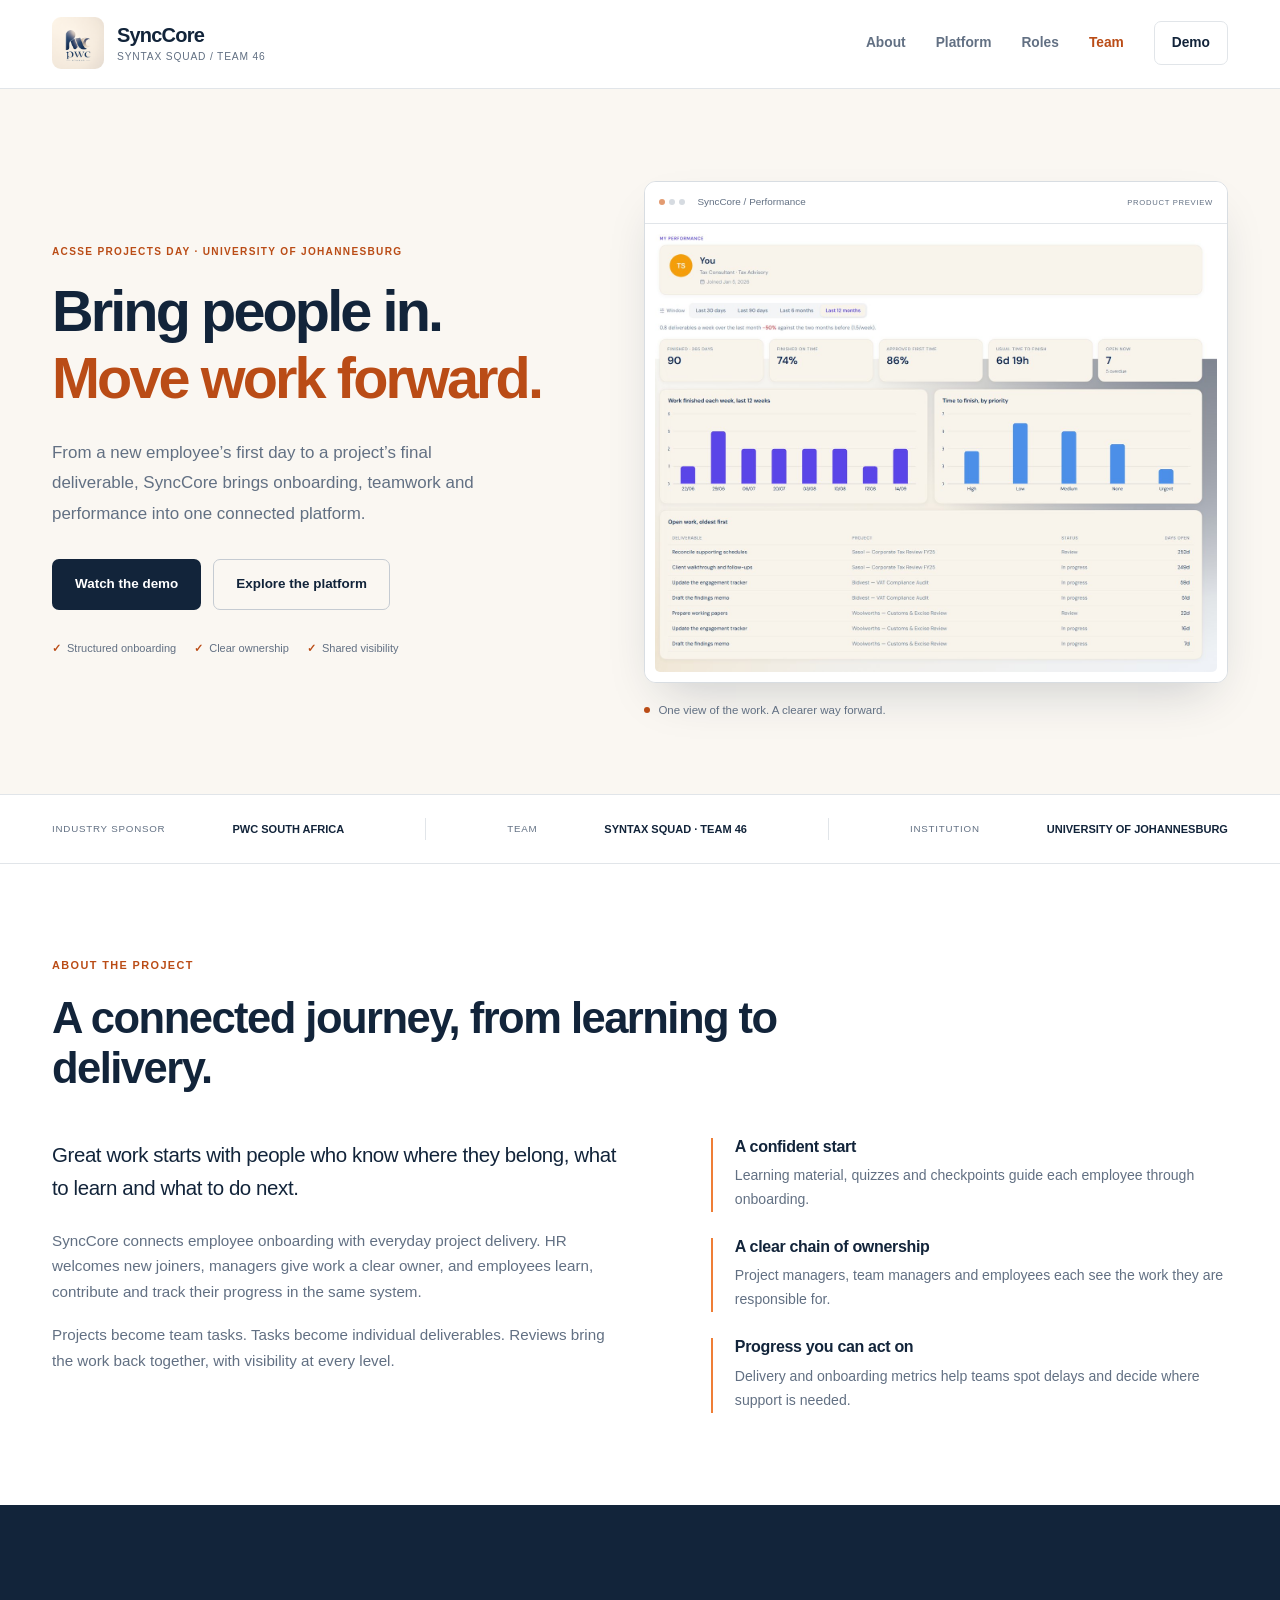
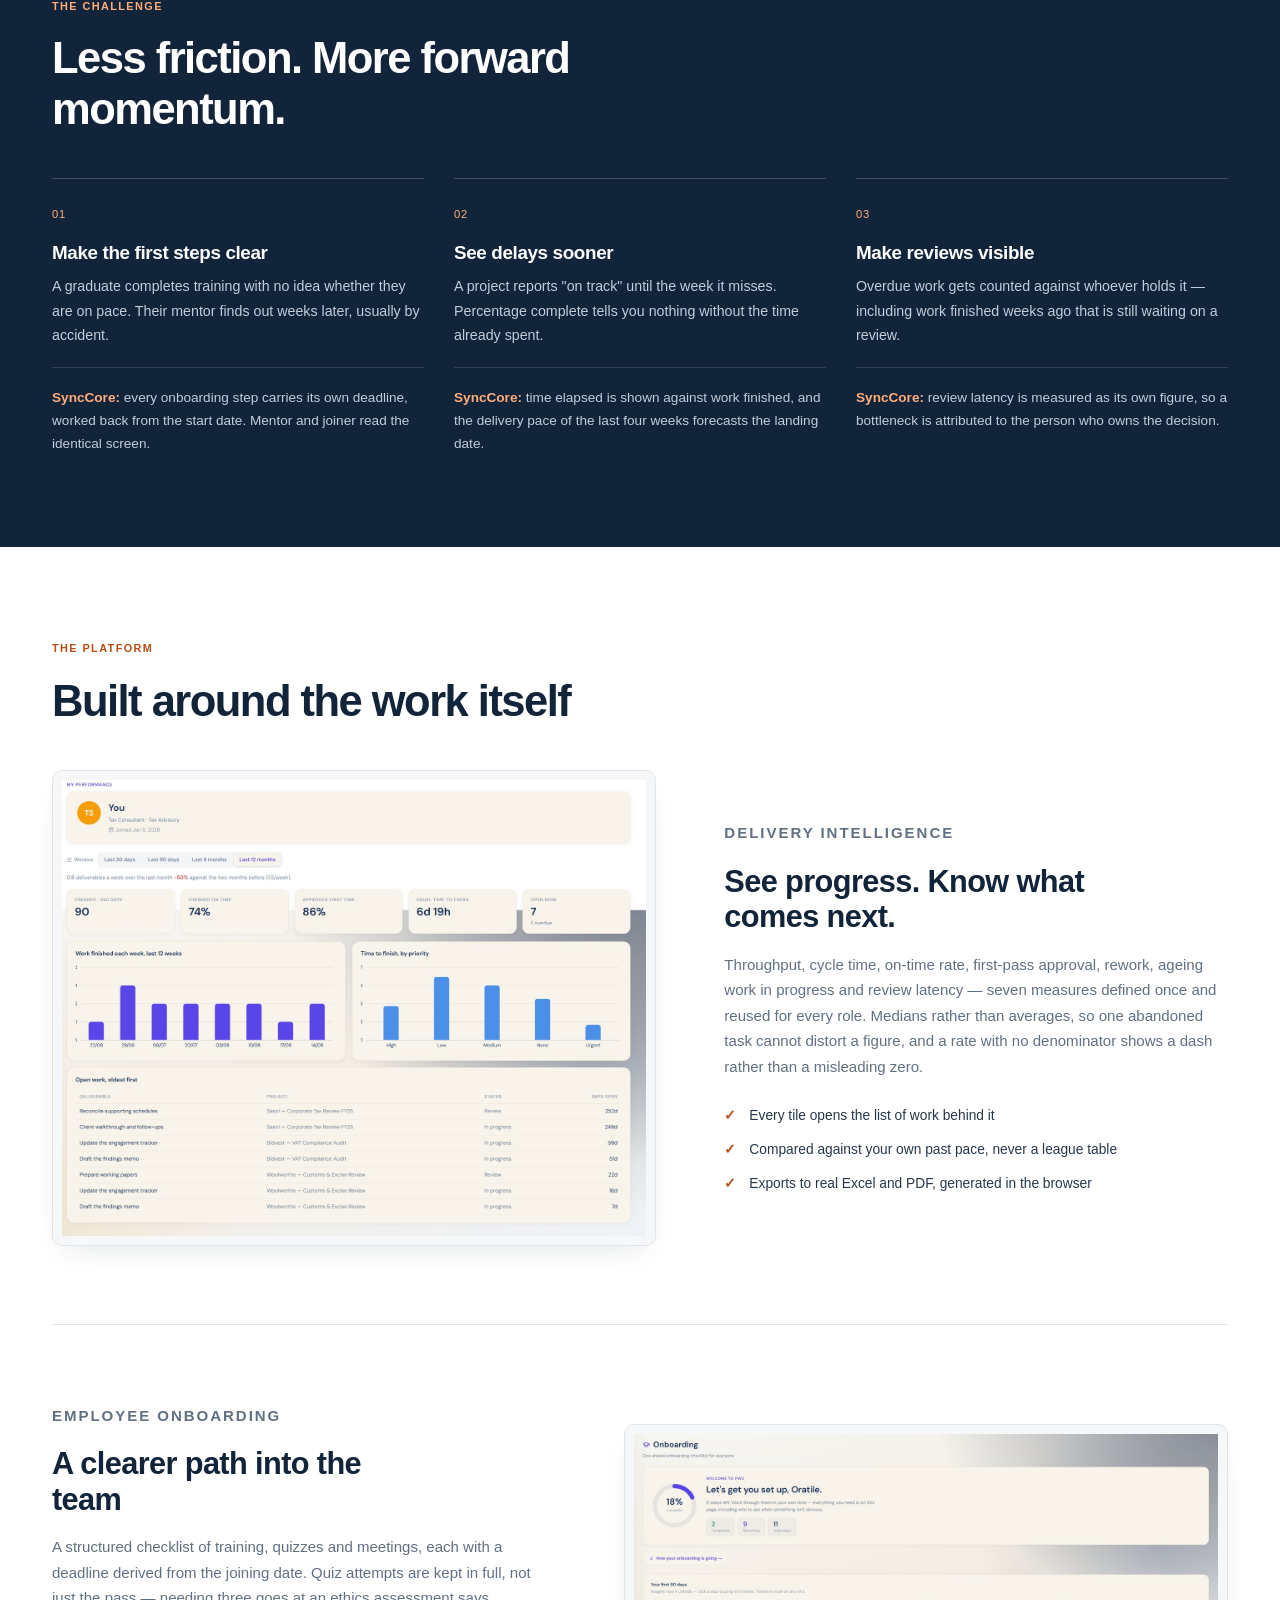
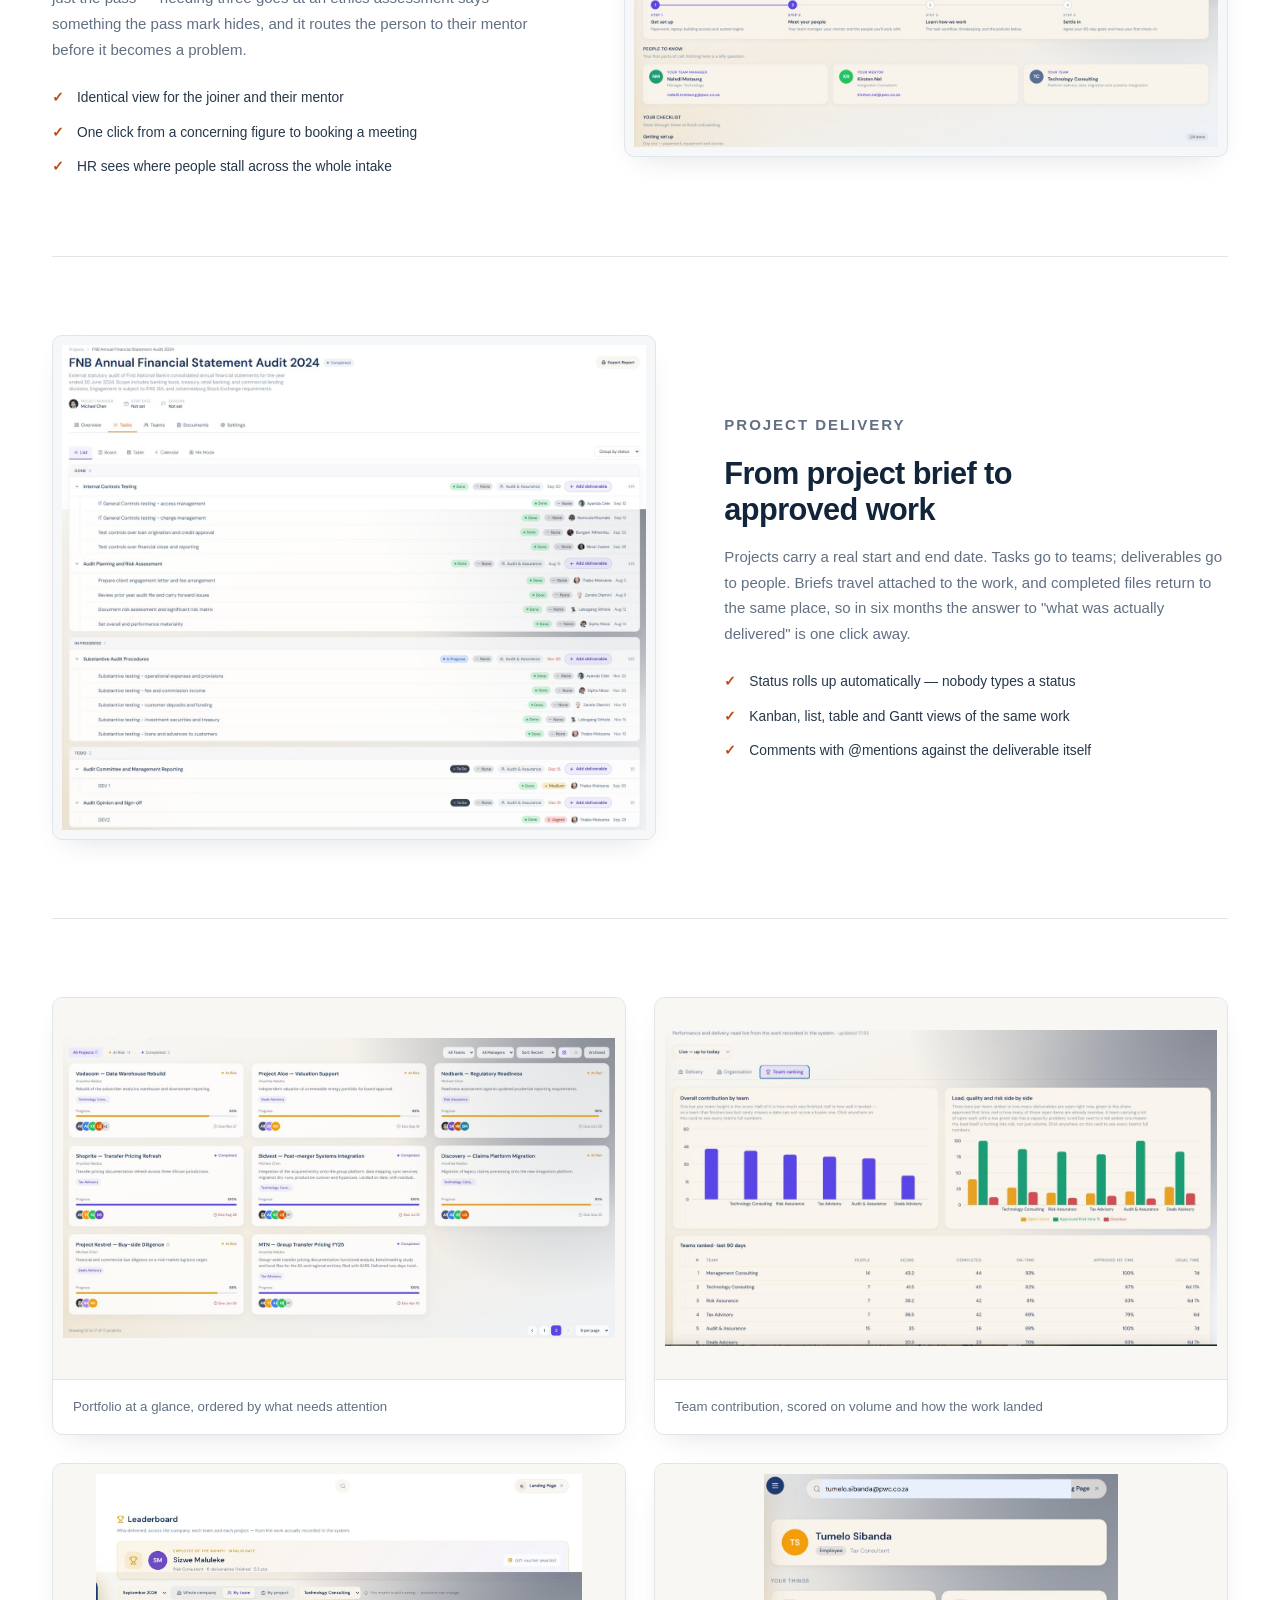
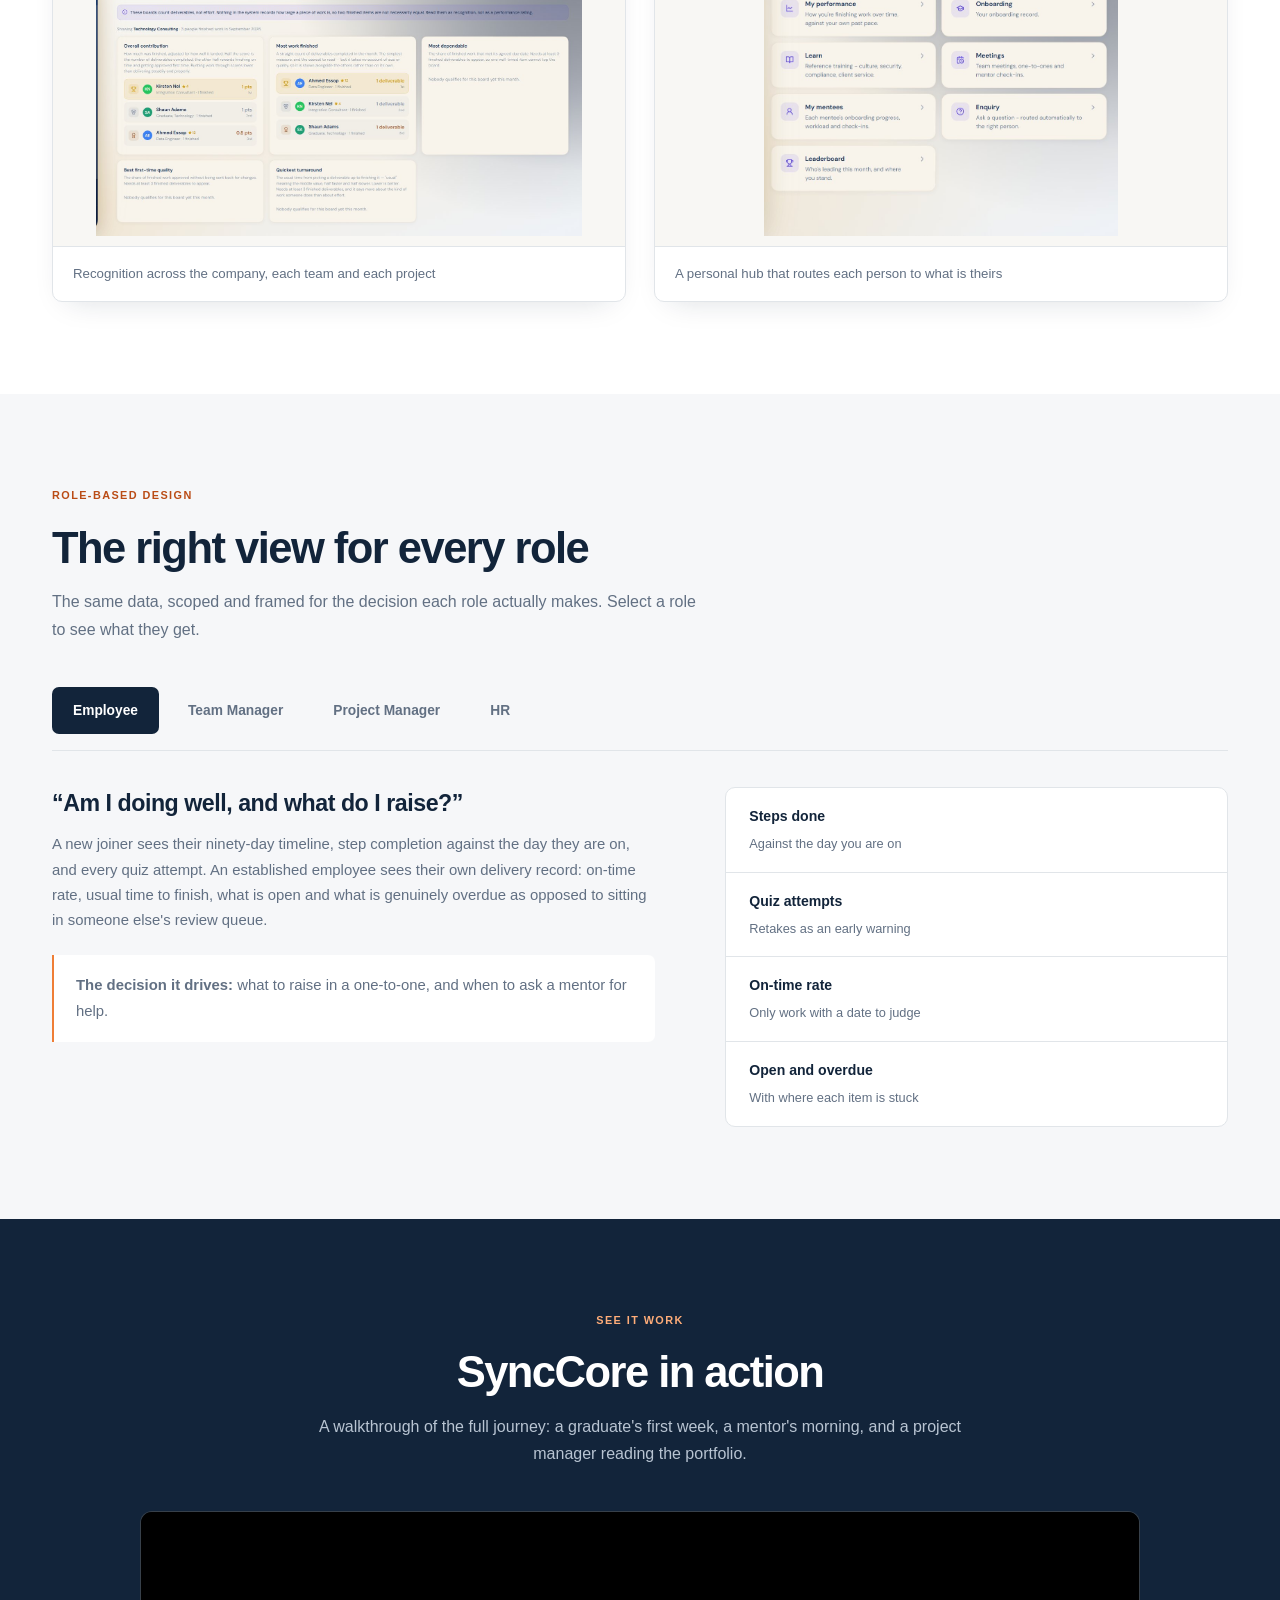
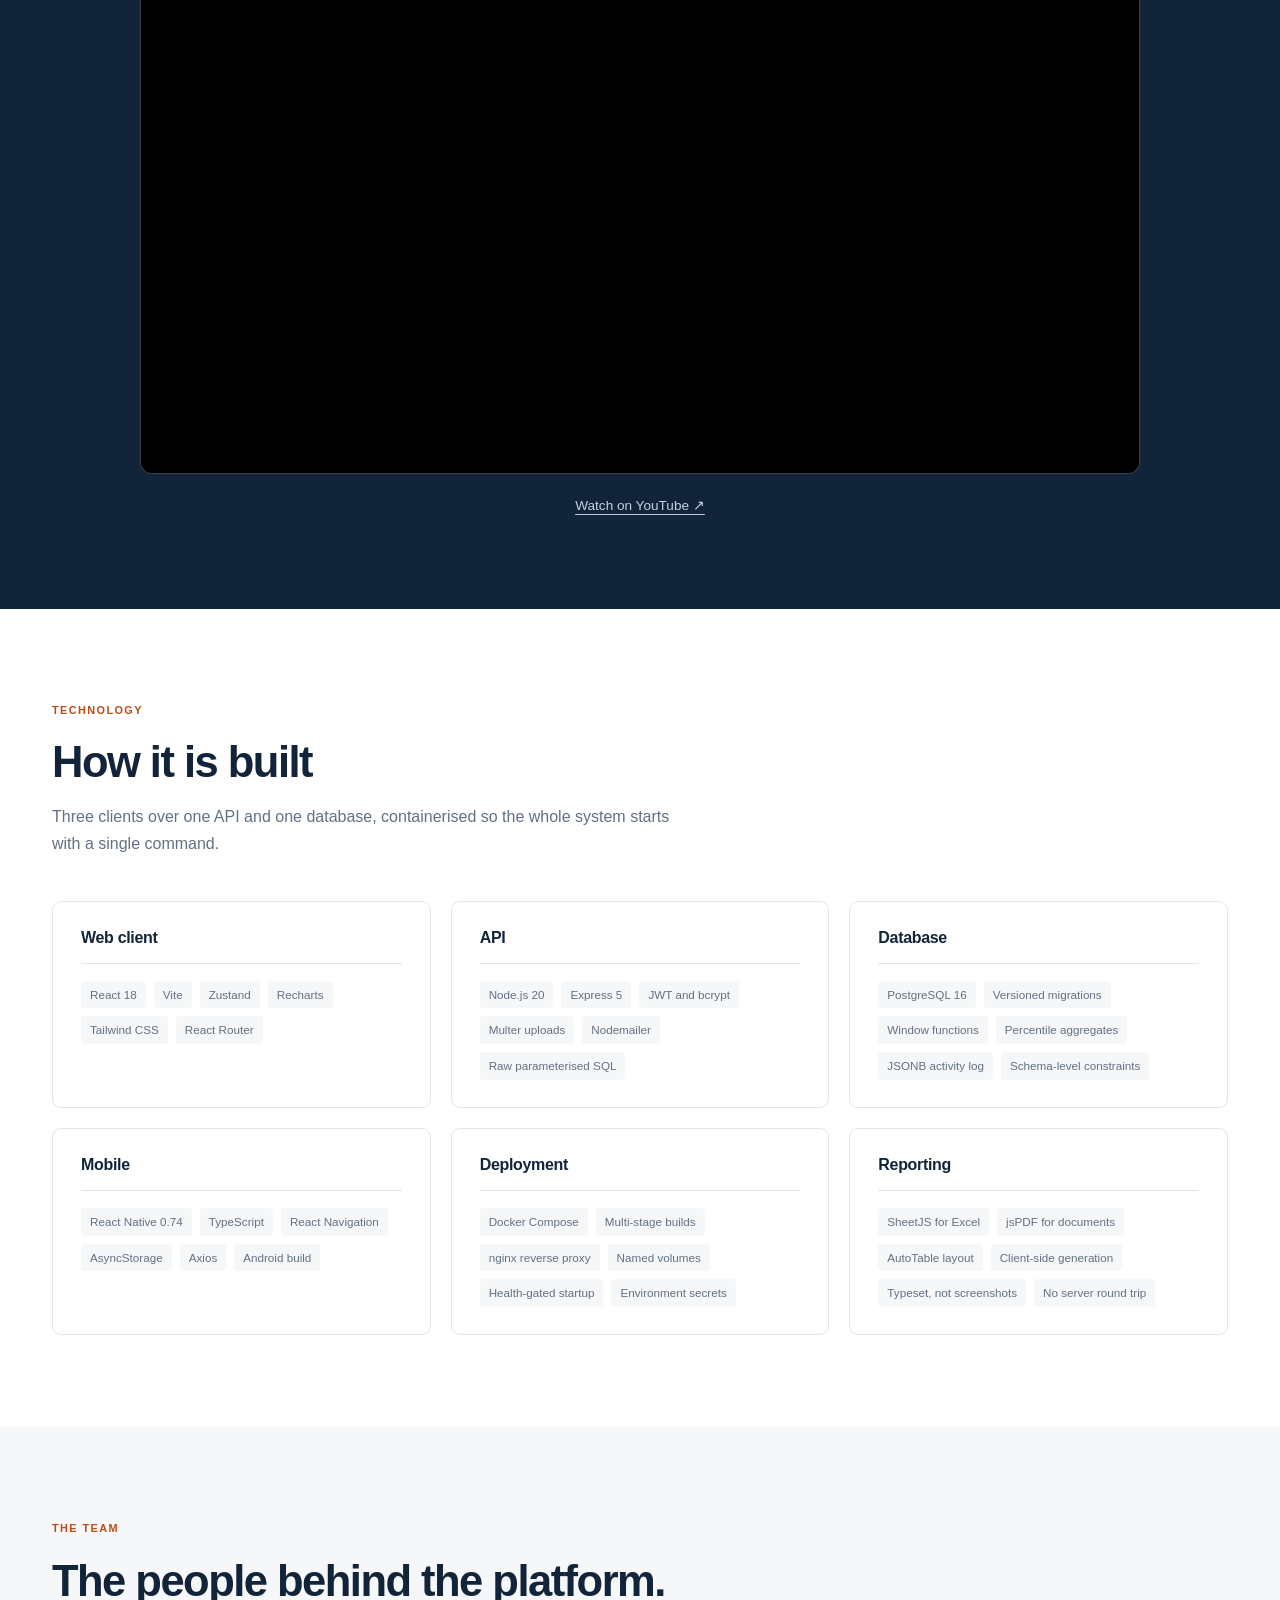
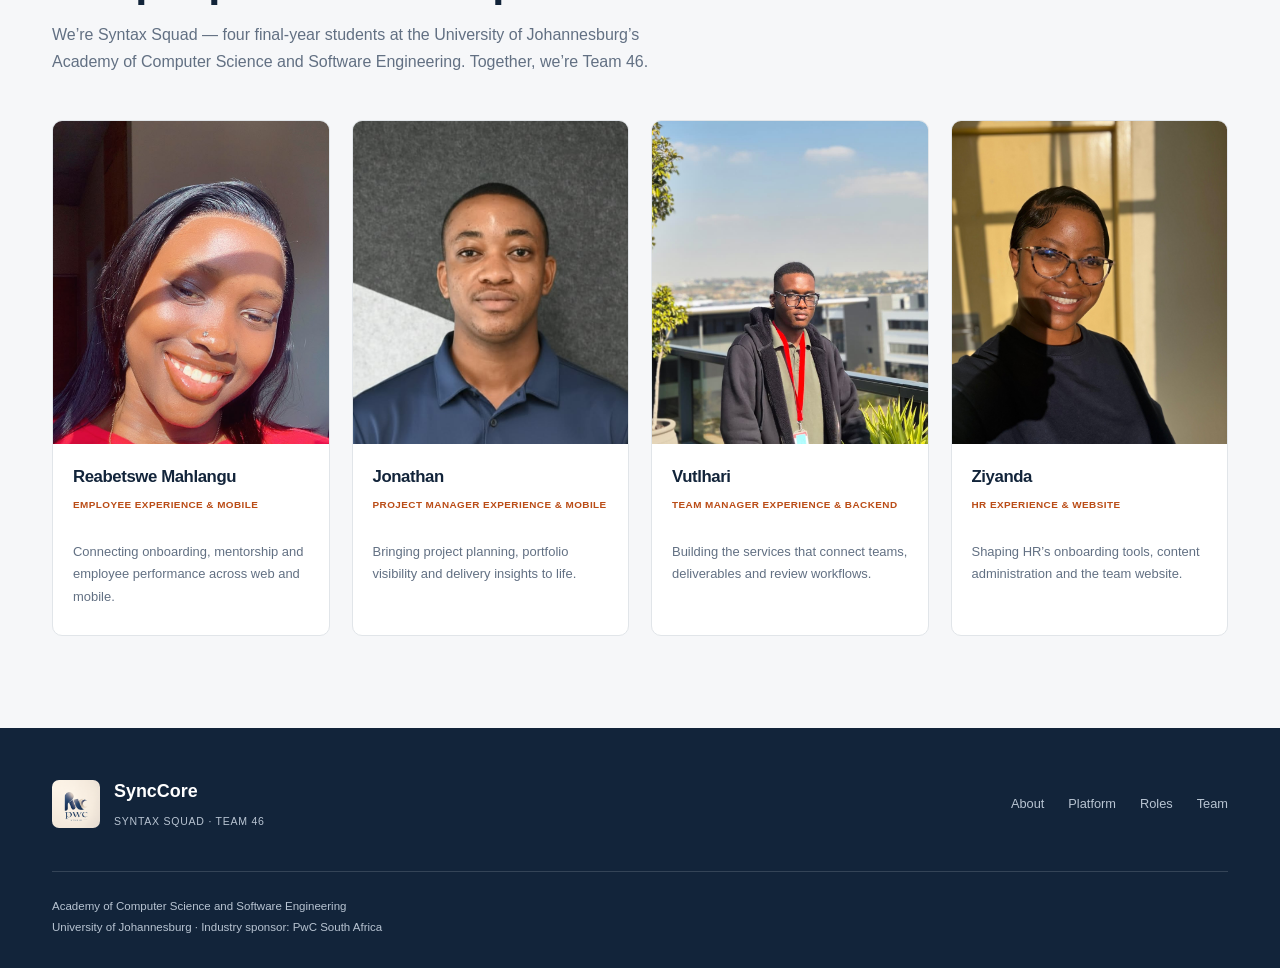
<file: index.html>
<!DOCTYPE html>
<html lang="en">
<head>
<meta charset="UTF-8">
<meta name="viewport" content="width=device-width, initial-scale=1">
<title>SyncCore | Syntax Squad &middot; Team 46</title>
<meta name="description" content="SyncCore is a role-based project delivery and employee onboarding platform built for PwC by Team 46, Academy of Computer Science and Software Engineering, University of Johannesburg.">
<link rel="icon" href="images/logo.png">
<link rel="stylesheet" href="css/style.css">
<meta name="theme-color" content="#12243a">
<noscript><style>.pane[hidden]{display:block}.pane{display:block;margin-top:32px}.tabs{display:none}@media(max-width:800px){.nav{display:flex;position:static;flex-direction:row;flex-wrap:wrap;padding:0;border:0}.header-inner{height:auto;min-height:74px;flex-wrap:wrap;padding-block:12px}.nav-toggle{display:none}}</style></noscript>
</head>
<body>

<a class="skip" href="#main">Skip to content</a>

<!-- Header -->
<header class="site-header" id="top">
  <div class="wrap header-inner">
    <a class="brand" href="#top">
      <img src="images/logo.png" alt="">
      <span class="brand-text"><strong>SyncCore</strong><em>Syntax Squad / Team 46</em></span>
    </a>

    <nav class="nav" id="nav" aria-label="Main">
      <a href="#about">About</a>
      <a href="#features">Platform</a>
      <a href="#roles">Roles</a>
      <a href="#demo">Demo</a>
      <a href="#team">Team</a>
    </nav>

    <button class="nav-toggle" id="navToggle" aria-expanded="false" aria-controls="nav" aria-label="Menu">
      <span></span><span></span><span></span>
    </button>
  </div>
  <div class="scroll-progress" id="scrollProgress"></div>
</header>

<main id="main">

<!-- Hero -->
<section class="hero">
  <div class="wrap hero-grid">
    <div class="hero-copy">
      <p class="eyebrow">ACSSE Projects Day &middot; University of Johannesburg</p>
      <h1>Bring people in.<br><span>Move work forward.</span></h1>
      
      <p class="lead">From a new employee’s first day to a project’s final deliverable, SyncCore brings onboarding, teamwork and performance into one connected platform.</p>
      <div class="hero-actions">
        <a class="btn btn-primary" href="#demo">Watch the demo</a>
        <a class="btn btn-ghost" href="#features">Explore the platform</a>
      </div>
      <div class="hero-points"><span>Structured onboarding</span><span>Clear ownership</span><span>Shared visibility</span></div>
    </div>
    <div class="hero-visual">
      <div class="product-window">
        <div class="window-bar"><span class="window-dots" aria-hidden="true"><i></i><i></i><i></i></span><span>SyncCore / Performance</span><span class="window-label">PRODUCT PREVIEW</span></div>
        <a class="hero-preview" href="#features" aria-label="Explore SyncCore’s performance dashboard"><img src="images/shot-performance.jpg" alt="SyncCore performance dashboard with completion, approval and delivery metrics" width="1400" height="1091" fetchpriority="high"></a>
      </div>
      <p class="visual-caption"><span class="caption-dot" aria-hidden="true"></span>One view of the work. A clearer way forward.</p>
    </div>
  </div>
</section>

<!-- Client strip -->
<section class="strip">
  <div class="wrap strip-inner">
    <span>Industry sponsor</span>
    <strong>PwC South Africa</strong>
    <span class="divider" aria-hidden="true"></span>
    <span>Team</span>
    <strong>Syntax Squad &middot; Team 46</strong>
    <span class="divider" aria-hidden="true"></span>
    <span>Institution</span>
    <strong>University of Johannesburg</strong>
  </div>
</section>

<!-- About -->
<section class="section" id="about">
  <div class="wrap">
    <div class="section-head">
      <p class="eyebrow">About the project</p>
      <h2>A connected journey, from learning to delivery.</h2>
    </div>
    <div class="two-col">
      <div>
        <p class="big">Great work starts with people who know where they belong, what to learn and what to do next.</p>
        <p>SyncCore connects employee onboarding with everyday project delivery. HR welcomes new joiners, managers give work a clear owner, and employees learn, contribute and track their progress in the same system.</p>
        <p>Projects become team tasks. Tasks become individual deliverables. Reviews bring the work back together, with visibility at every level.</p>
      </div>
      <ul class="pillars">
        <li><h3>A confident start</h3><p>Learning material, quizzes and checkpoints guide each employee through onboarding.</p></li>
        <li><h3>A clear chain of ownership</h3><p>Project managers, team managers and employees each see the work they are responsible for.</p></li>
        <li><h3>Progress you can act on</h3><p>Delivery and onboarding metrics help teams spot delays and decide where support is needed.</p></li>
      </ul>
    </div>
  </div>
</section>

<!-- Problem / solution -->
<section class="section section-dark" id="problem">
  <div class="wrap">
    <div class="section-head">
      <p class="eyebrow light">The challenge</p>
      <h2>Less friction. More forward momentum.</h2>
    </div>
    <div class="cards-3">
      <article class="card-dark reveal">
        <span class="num">01</span>
        <h3>Make the first steps clear</h3>
        <p>A graduate completes training with no idea whether they are on pace. Their mentor finds out weeks later, usually by accident.</p>
        <p class="fix"><strong>SyncCore:</strong> every onboarding step carries its own deadline, worked back from the start date. Mentor and joiner read the identical screen.</p>
      </article>
      <article class="card-dark reveal">
        <span class="num">02</span>
        <h3>See delays sooner</h3>
        <p>A project reports "on track" until the week it misses. Percentage complete tells you nothing without the time already spent.</p>
        <p class="fix"><strong>SyncCore:</strong> time elapsed is shown against work finished, and the delivery pace of the last four weeks forecasts the landing date.</p>
      </article>
      <article class="card-dark reveal">
        <span class="num">03</span>
        <h3>Make reviews visible</h3>
        <p>Overdue work gets counted against whoever holds it &mdash; including work finished weeks ago that is still waiting on a review.</p>
        <p class="fix"><strong>SyncCore:</strong> review latency is measured as its own figure, so a bottleneck is attributed to the person who owns the decision.</p>
      </article>
    </div>
  </div>
</section>

<!-- Features -->
<section class="section" id="features">
  <div class="wrap">
    <div class="section-head">
      <p class="eyebrow">The platform</p>
      <h2>Built around the work itself</h2>
    </div>

    <div class="feature alt reveal">
      <div class="feature-copy">
        <p class="kicker">Delivery intelligence</p>
        <h3>See progress. Know what comes next.</h3>
        <p>
          Throughput, cycle time, on-time rate, first-pass approval, rework, ageing work in
          progress and review latency &mdash; seven measures defined once and reused for every
          role. Medians rather than averages, so one abandoned task cannot distort a figure,
          and a rate with no denominator shows a dash rather than a misleading zero.
        </p>
        <ul class="ticks">
          <li>Every tile opens the list of work behind it</li>
          <li>Compared against your own past pace, never a league table</li>
          <li>Exports to real Excel and PDF, generated in the browser</li>
        </ul>
      </div>
      <figure class="feature-shot shot" data-zoom>
        <img src="images/shot-performance.jpg" alt="Performance view with weekly completion chart and time-to-finish by priority" loading="lazy">
      </figure>
    </div>

    <div class="feature reveal">
      <div class="feature-copy">
        <p class="kicker">Employee onboarding</p>
        <h3>A clearer path into the team</h3>
        <p>
          A structured checklist of training, quizzes and meetings, each with a deadline derived
          from the joining date. Quiz attempts are kept in full, not just the pass &mdash; needing
          three goes at an ethics assessment says something the pass mark hides, and it routes
          the person to their mentor before it becomes a problem.
        </p>
        <ul class="ticks">
          <li>Identical view for the joiner and their mentor</li>
          <li>One click from a concerning figure to booking a meeting</li>
          <li>HR sees where people stall across the whole intake</li>
        </ul>
      </div>
      <figure class="feature-shot shot" data-zoom>
        <img src="images/shot-onboarding.jpg" alt="Onboarding page showing completion percentage, the first ninety days timeline, and the team manager, mentor and team to contact" loading="lazy">
      </figure>
    </div>

    <div class="feature alt reveal">
      <div class="feature-copy">
        <p class="kicker">Project delivery</p>
        <h3>From project brief to approved work</h3>
        <p>
          Projects carry a real start and end date. Tasks go to teams; deliverables go to people.
          Briefs travel attached to the work, and completed files return to the same place, so in
          six months the answer to "what was actually delivered" is one click away.
        </p>
        <ul class="ticks">
          <li>Status rolls up automatically &mdash; nobody types a status</li>
          <li>Kanban, list, table and Gantt views of the same work</li>
          <li>Comments with @mentions against the deliverable itself</li>
        </ul>
      </div>
      <figure class="feature-shot shot" data-zoom>
        <img src="images/shot-project-detail.jpg" alt="Project detail page with task board and progress" loading="lazy">
      </figure>
    </div>

    <div class="grid-shots">
      <figure class="shot reveal" data-zoom>
        <img src="images/shot-projects.jpg" alt="Projects overview grid" loading="lazy">
        <figcaption>Portfolio at a glance, ordered by what needs attention</figcaption>
      </figure>
      <figure class="shot reveal" data-zoom>
        <img src="images/shot-ranking.jpg" alt="Team contribution and quality charts" loading="lazy">
        <figcaption>Team contribution, scored on volume and how the work landed</figcaption>
      </figure>
      <figure class="shot reveal" data-zoom>
        <img src="images/shot-leaderboard.jpg" alt="Recognition leaderboard" loading="lazy">
        <figcaption>Recognition across the company, each team and each project</figcaption>
      </figure>
      <figure class="shot reveal" data-zoom>
        <img src="images/shot-hub.jpg" alt="Personal hub with onboarding, mentoring and performance tiles" loading="lazy">
        <figcaption>A personal hub that routes each person to what is theirs</figcaption>
      </figure>
    </div>
  </div>
</section>

<!-- Roles -->
<section class="section section-tint" id="roles">
  <div class="wrap">
    <div class="section-head">
      <p class="eyebrow">Role-based design</p>
      <h2>The right view for every role</h2>
      <p class="section-sub">
        The same data, scoped and framed for the decision each role actually makes.
        Select a role to see what they get.
      </p>
    </div>

    <div class="tabs" role="tablist" aria-label="Roles">
      <button class="tab is-active" role="tab" aria-selected="true"  aria-controls="pane-emp" id="tab-emp">Employee</button>
      <button class="tab" role="tab" aria-selected="false" aria-controls="pane-tm"  id="tab-tm">Team Manager</button>
      <button class="tab" role="tab" aria-selected="false" aria-controls="pane-pm"  id="tab-pm">Project Manager</button>
      <button class="tab" role="tab" aria-selected="false" aria-controls="pane-hr"  id="tab-hr">HR</button>
    </div>

    <div class="pane is-active" id="pane-emp" role="tabpanel" aria-labelledby="tab-emp">
      <div class="pane-grid">
        <div>
          <h3>&ldquo;Am I doing well, and what do I raise?&rdquo;</h3>
          <p>
            A new joiner sees their ninety-day timeline, step completion against the day they are
            on, and every quiz attempt. An established employee sees their own delivery record:
            on-time rate, usual time to finish, what is open and what is genuinely overdue as
            opposed to sitting in someone else's review queue.
          </p>
          <p class="decision"><strong>The decision it drives:</strong> what to raise in a one-to-one, and when to ask a mentor for help.</p>
        </div>
        <ul class="metric-list">
          <li><span>Steps done</span><em>Against the day you are on</em></li>
          <li><span>Quiz attempts</span><em>Retakes as an early warning</em></li>
          <li><span>On-time rate</span><em>Only work with a date to judge</em></li>
          <li><span>Open and overdue</span><em>With where each item is stuck</em></li>
        </ul>
      </div>
    </div>

    <div class="pane" id="pane-tm" role="tabpanel" aria-labelledby="tab-tm" hidden>
      <div class="pane-grid">
        <div>
          <h3>&ldquo;Who needs support, and am I the bottleneck?&rdquo;</h3>
          <p>
            Load across every team member, work that has started but stopped moving, rework
            hotspots framed as a coaching signal rather than a blame list, and the deadline
            cliff for the next fortnight. Including the figure managers never measure: how long
            work waits on their own review.
          </p>
          <p class="decision"><strong>The decision it drives:</strong> who to rebalance, who needs help, and what to approve first.</p>
        </div>
        <ul class="metric-list">
          <li><span>Load by person</span><em>Open against overdue, side by side</em></li>
          <li><span>Stalled work</span><em>Started, untouched, still rescuable</em></li>
          <li><span>Rework hotspots</span><em>Sent back most often</em></li>
          <li><span>Review latency</span><em>Time waiting on the manager</em></li>
        </ul>
      </div>
    </div>

    <div class="pane" id="pane-pm" role="tabpanel" aria-labelledby="tab-pm" hidden>
      <div class="pane-grid">
        <div>
          <h3>&ldquo;Will this land, and do I need more people?&rdquo;</h3>
          <p>
            Projects past their deadline first, because that is the only thing that cannot wait.
            Then time elapsed against work finished for every project with real dates, a forecast
            landing date from the pace of the last four weeks, and team contribution scored on
            both volume and how cleanly the work landed.
          </p>
          <p class="decision"><strong>The decision it drives:</strong> which client conversation to have this morning, and where to place the next piece of work.</p>
        </div>
        <ul class="metric-list">
          <li><span>Projects at risk</span><em>Past due, stalled, or forecast late</em></li>
          <li><span>Time used vs work done</span><em>Two facts, not an opinion</em></li>
          <li><span>Sent back for changes</span><em>A signal about the brief</em></li>
          <li><span>Team ranking</span><em>Half volume, half quality</em></li>
        </ul>
      </div>
    </div>

    <div class="pane" id="pane-hr" role="tabpanel" aria-labelledby="tab-hr" hidden>
      <div class="pane-grid">
        <div>
          <h3>&ldquo;Is onboarding working, and where does it fail?&rdquo;</h3>
          <p>
            The onboarding funnel across the whole intake with the median days to completion,
            and crucially the step people stall at &mdash; a step with a queue behind it is a
            content problem, not a people problem. Plus quiz pass rates, mentorship coverage,
            and enquiry response times by department.
          </p>
          <p class="decision"><strong>The decision it drives:</strong> what to fix in the programme, and which capability gap to hire against.</p>
        </div>
        <ul class="metric-list">
          <li><span>Where onboarding stalls</span><em>The first incomplete step per person</em></li>
          <li><span>Attempts per pass</span><em>Low pass rates are content problems</em></li>
          <li><span>Mentorship coverage</span><em>Meetings held against proposed</em></li>
          <li><span>Quality by tenure</span><em>Does the programme actually work</em></li>
        </ul>
      </div>
    </div>
  </div>
</section>

<!-- Demo -->
<section class="section section-dark" id="demo">
  <div class="wrap">
    <div class="section-head">
      <p class="eyebrow light">See it work</p>
      <h2>SyncCore in action</h2>
      <p class="section-sub light">
        A walkthrough of the full journey: a graduate's first week, a mentor's morning,
        and a project manager reading the portfolio.
      </p>
    </div>

    <!-- YouTube demonstration -->
    <div class="video-frame">
      <iframe src="https://www.youtube-nocookie.com/embed/UiQXlZpRtoY"
              title="SyncCore project demonstration"
              width="1280" height="720" loading="lazy"
              allow="accelerometer; autoplay; clipboard-write; encrypted-media; gyroscope; picture-in-picture; web-share"
              referrerpolicy="strict-origin-when-cross-origin" allowfullscreen></iframe>
    </div>
    <p class="demo-link"><a href="https://youtu.be/UiQXlZpRtoY" target="_blank" rel="noopener noreferrer">Watch on YouTube ↗</a></p>
  </div>
</section>

<!-- Tech -->
<section class="section" id="tech">
  <div class="wrap">
    <div class="section-head">
      <p class="eyebrow">Technology</p>
      <h2>How it is built</h2>
      <p class="section-sub">
        Three clients over one API and one database, containerised so the whole system
        starts with a single command.
      </p>
    </div>

    <div class="tech-grid">
      <article class="tech-card reveal">
        <h3>Web client</h3>
        <ul>
          <li>React 18</li>
          <li>Vite</li>
          <li>Zustand</li>
          <li>Recharts</li>
          <li>Tailwind CSS</li>
          <li>React Router</li>
        </ul>
      </article>
      <article class="tech-card reveal">
        <h3>API</h3>
        <ul>
          <li>Node.js 20</li>
          <li>Express 5</li>
          <li>JWT and bcrypt</li>
          <li>Multer uploads</li>
          <li>Nodemailer</li>
          <li>Raw parameterised SQL</li>
        </ul>
      </article>
      <article class="tech-card reveal">
        <h3>Database</h3>
        <ul>
          <li>PostgreSQL 16</li>
          <li>Versioned migrations</li>
          <li>Window functions</li>
          <li>Percentile aggregates</li>
          <li>JSONB activity log</li>
          <li>Schema-level constraints</li>
        </ul>
      </article>
      <article class="tech-card reveal">
        <h3>Mobile</h3>
        <ul>
          <li>React Native 0.74</li>
          <li>TypeScript</li>
          <li>React Navigation</li>
          <li>AsyncStorage</li>
          <li>Axios</li>
          <li>Android build</li>
        </ul>
      </article>
      <article class="tech-card reveal">
        <h3>Deployment</h3>
        <ul>
          <li>Docker Compose</li>
          <li>Multi-stage builds</li>
          <li>nginx reverse proxy</li>
          <li>Named volumes</li>
          <li>Health-gated startup</li>
          <li>Environment secrets</li>
        </ul>
      </article>
      <article class="tech-card reveal">
        <h3>Reporting</h3>
        <ul>
          <li>SheetJS for Excel</li>
          <li>jsPDF for documents</li>
          <li>AutoTable layout</li>
          <li>Client-side generation</li>
          <li>Typeset, not screenshots</li>
          <li>No server round trip</li>
        </ul>
      </article>
    </div>


  </div>
</section>

<!-- Team -->
<section class="section section-tint" id="team">
  <div class="wrap">
    <div class="section-head">
      <p class="eyebrow">The team</p>
      <h2>The people behind the platform.</h2>
      <p class="section-sub">
        We’re Syntax Squad — four final-year students at the University of Johannesburg’s
        Academy of Computer Science and Software Engineering. Together, we’re Team 46.
      </p>
    </div>

    <div class="team-grid">
      <article class="member reveal">
        <div class="member-photo"><img src="images/reabetswe.jpeg" alt="Reabetswe — Syntax Squad team member" loading="lazy"></div>
        <div class="member-info">
        <h3>Reabetswe Mahlangu</h3>
        <p class="role">Employee Experience &amp; Mobile</p>
        <p class="blurb">Connecting onboarding, mentorship and employee performance across web and mobile.</p>
        </div>
      </article>
      <article class="member reveal">
        <div class="member-photo"><img src="images/jonathan.jpeg" alt="Jonathan — Syntax Squad team member" loading="lazy"></div>
        <div class="member-info">
        <h3>Jonathan</h3>
        <p class="role">Project Manager Experience &amp; Mobile</p>
        <p class="blurb">Bringing project planning, portfolio visibility and delivery insights to life.</p>
        </div>
      </article>
      <article class="member reveal">
        <div class="member-photo"><img src="images/vutlhari.jpeg" alt="Vutlhari — Syntax Squad team member" loading="lazy"></div>
        <div class="member-info">
        <h3>Vutlhari</h3>
        <p class="role">Team Manager Experience &amp; Backend</p>
        <p class="blurb">Building the services that connect teams, deliverables and review workflows.</p>
        </div>
      </article>
      <article class="member reveal">
        <div class="member-photo"><img src="images/ziyanda.jpeg" alt="Ziyanda — Syntax Squad team member" loading="lazy"></div>
        <div class="member-info">
        <h3>Ziyanda</h3>
        <p class="role">HR Experience &amp; Website</p>
        <p class="blurb">Shaping HR’s onboarding tools, content administration and the team website.</p>
        </div>
      </article>
    </div>
  </div>
</section>

</main>

<footer class="site-footer">
  <div class="wrap footer-inner">
    <div class="footer-brand">
      <img src="images/logo.png" alt="">
      <div>
        <strong>SyncCore</strong>
        <span>Syntax Squad &middot; Team 46</span>
      </div>
    </div>
    <nav class="footer-nav" aria-label="Footer">
      <a href="#about">About</a>
      <a href="#features">Platform</a>
      <a href="#roles">Roles</a>
      <a href="#team">Team</a>
    </nav>
    <p class="footer-legal">
      Academy of Computer Science and Software Engineering<br>
      University of Johannesburg &middot; Industry sponsor: PwC South Africa
    </p>
  </div>
</footer>

<!-- Lightbox -->
<div class="lightbox" id="lightbox" role="dialog" aria-modal="true" aria-label="Product screenshot" hidden>
  <button class="lb-close" id="lbClose" aria-label="Close">&times;</button>
  <img id="lbImg" alt="">
</div>

<button class="to-top" id="toTop" aria-label="Back to top">&uarr;</button>

<script src="js/main.js"></script>
</body>
</html>
</file>
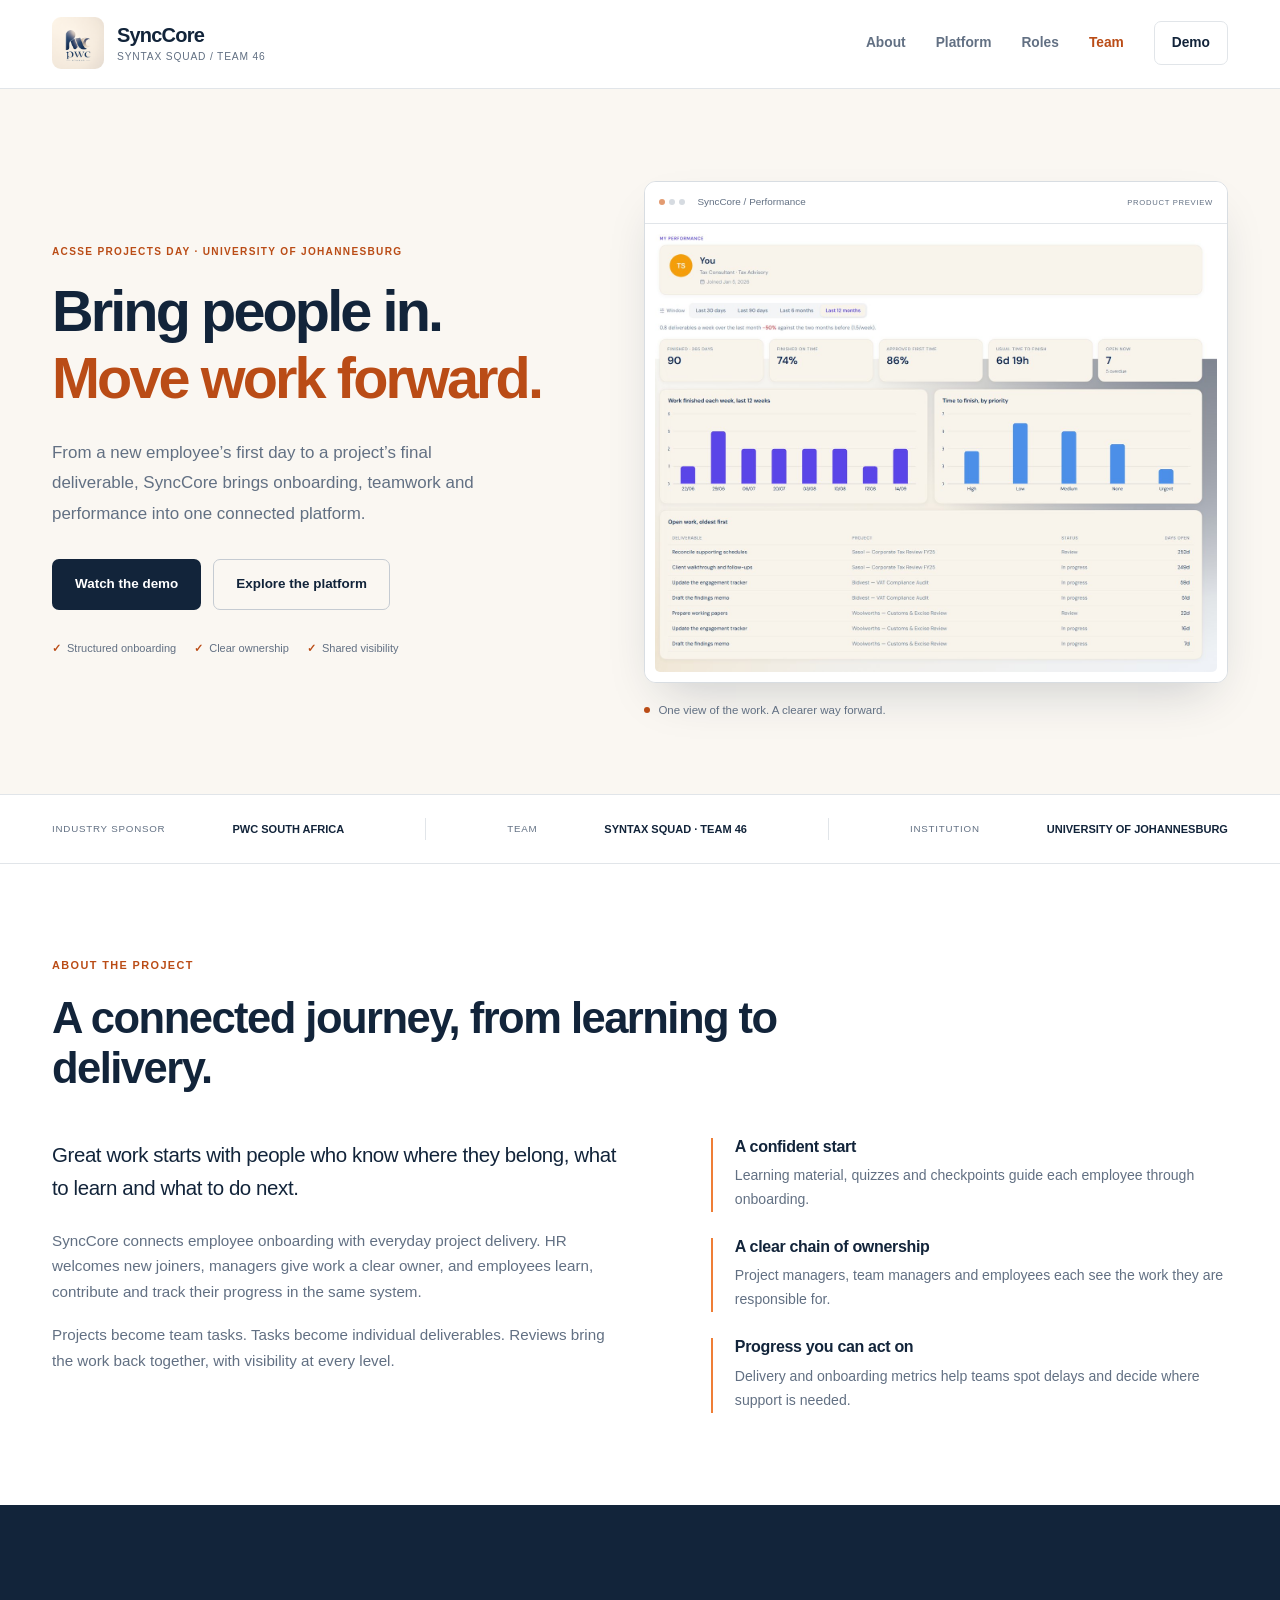
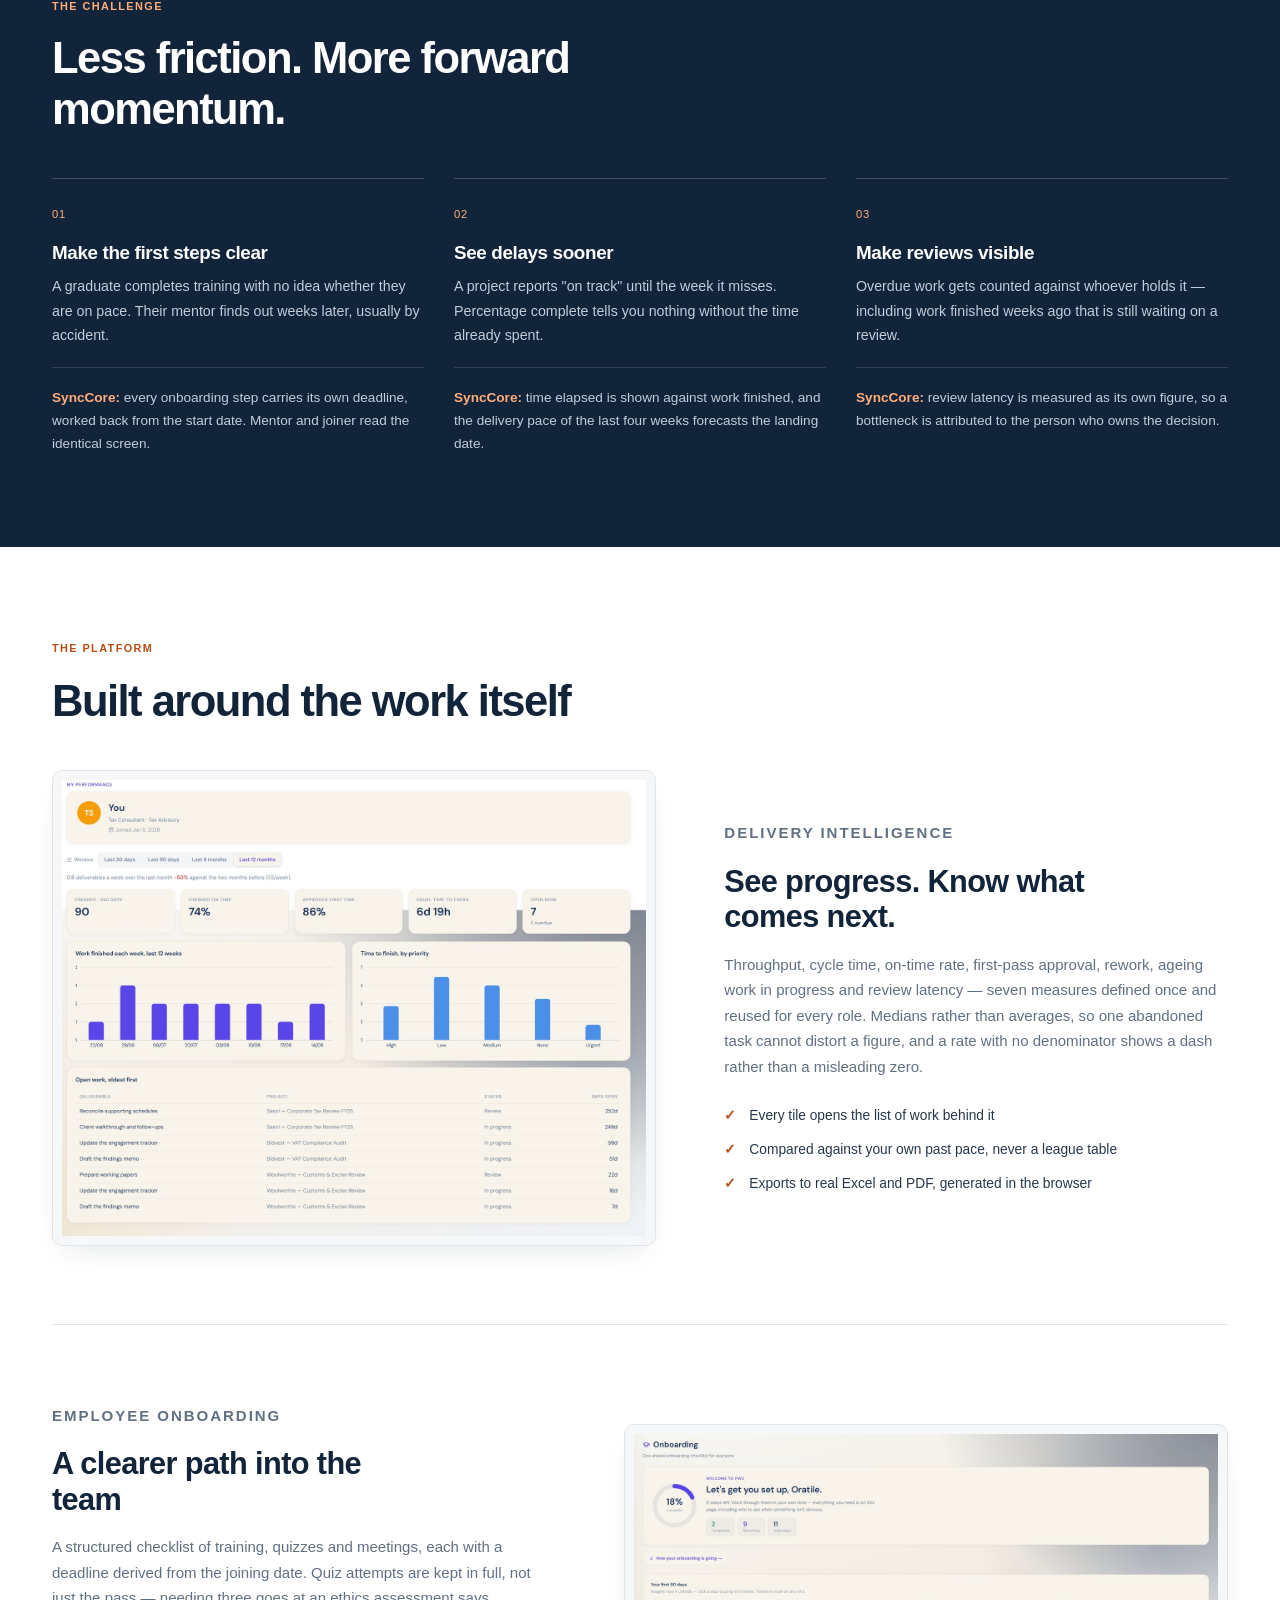
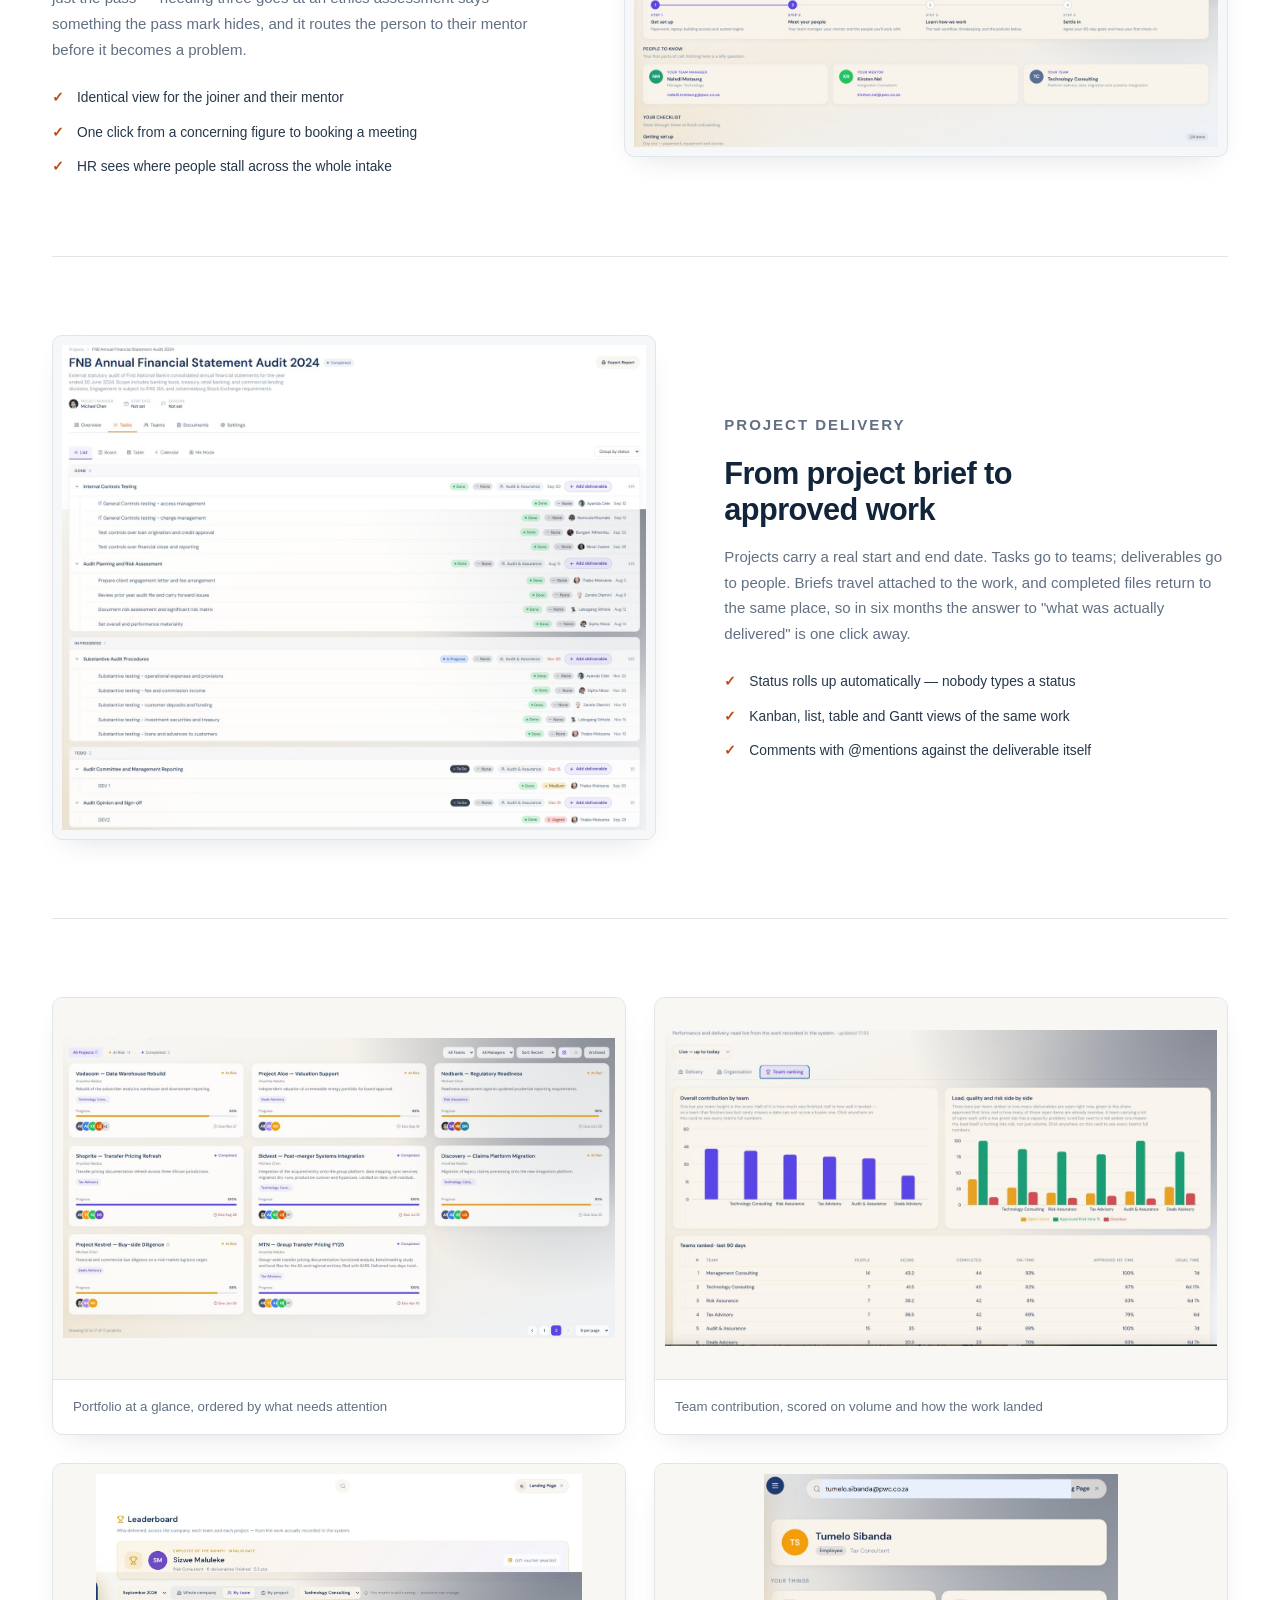
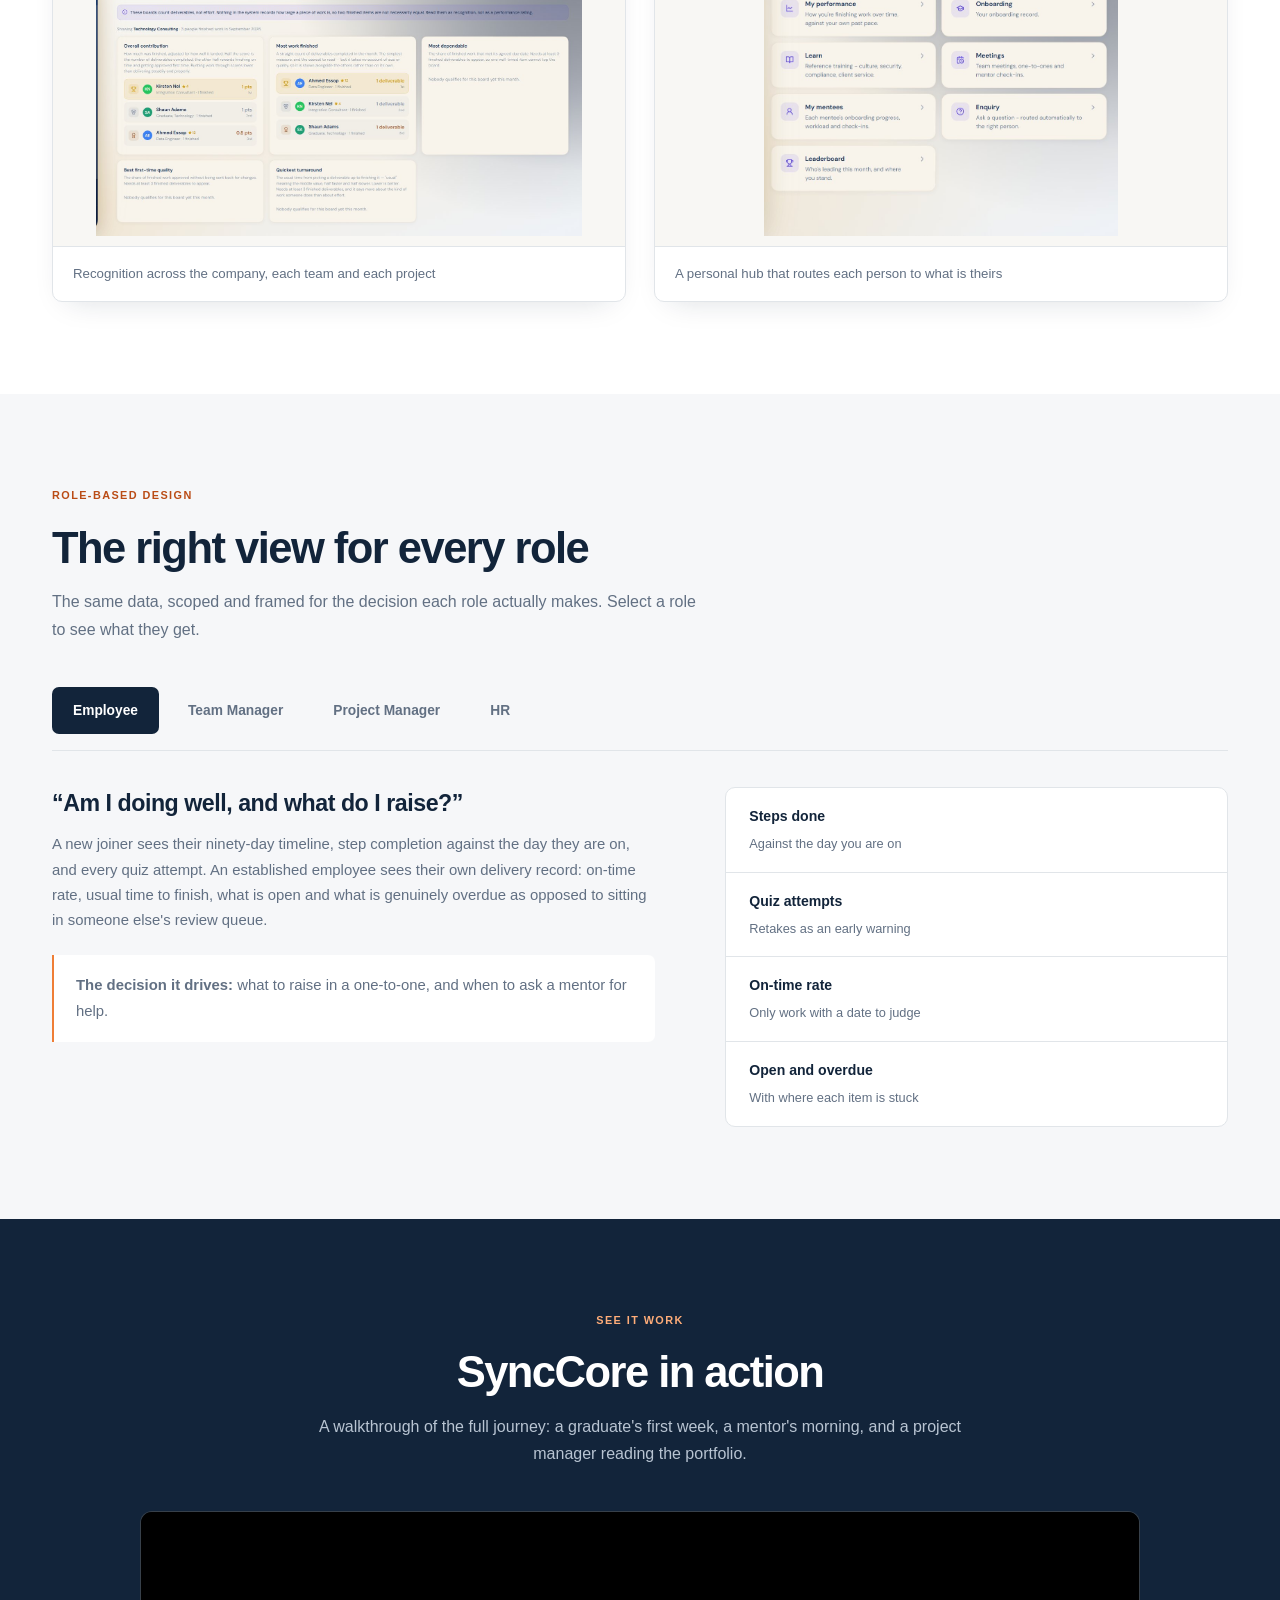
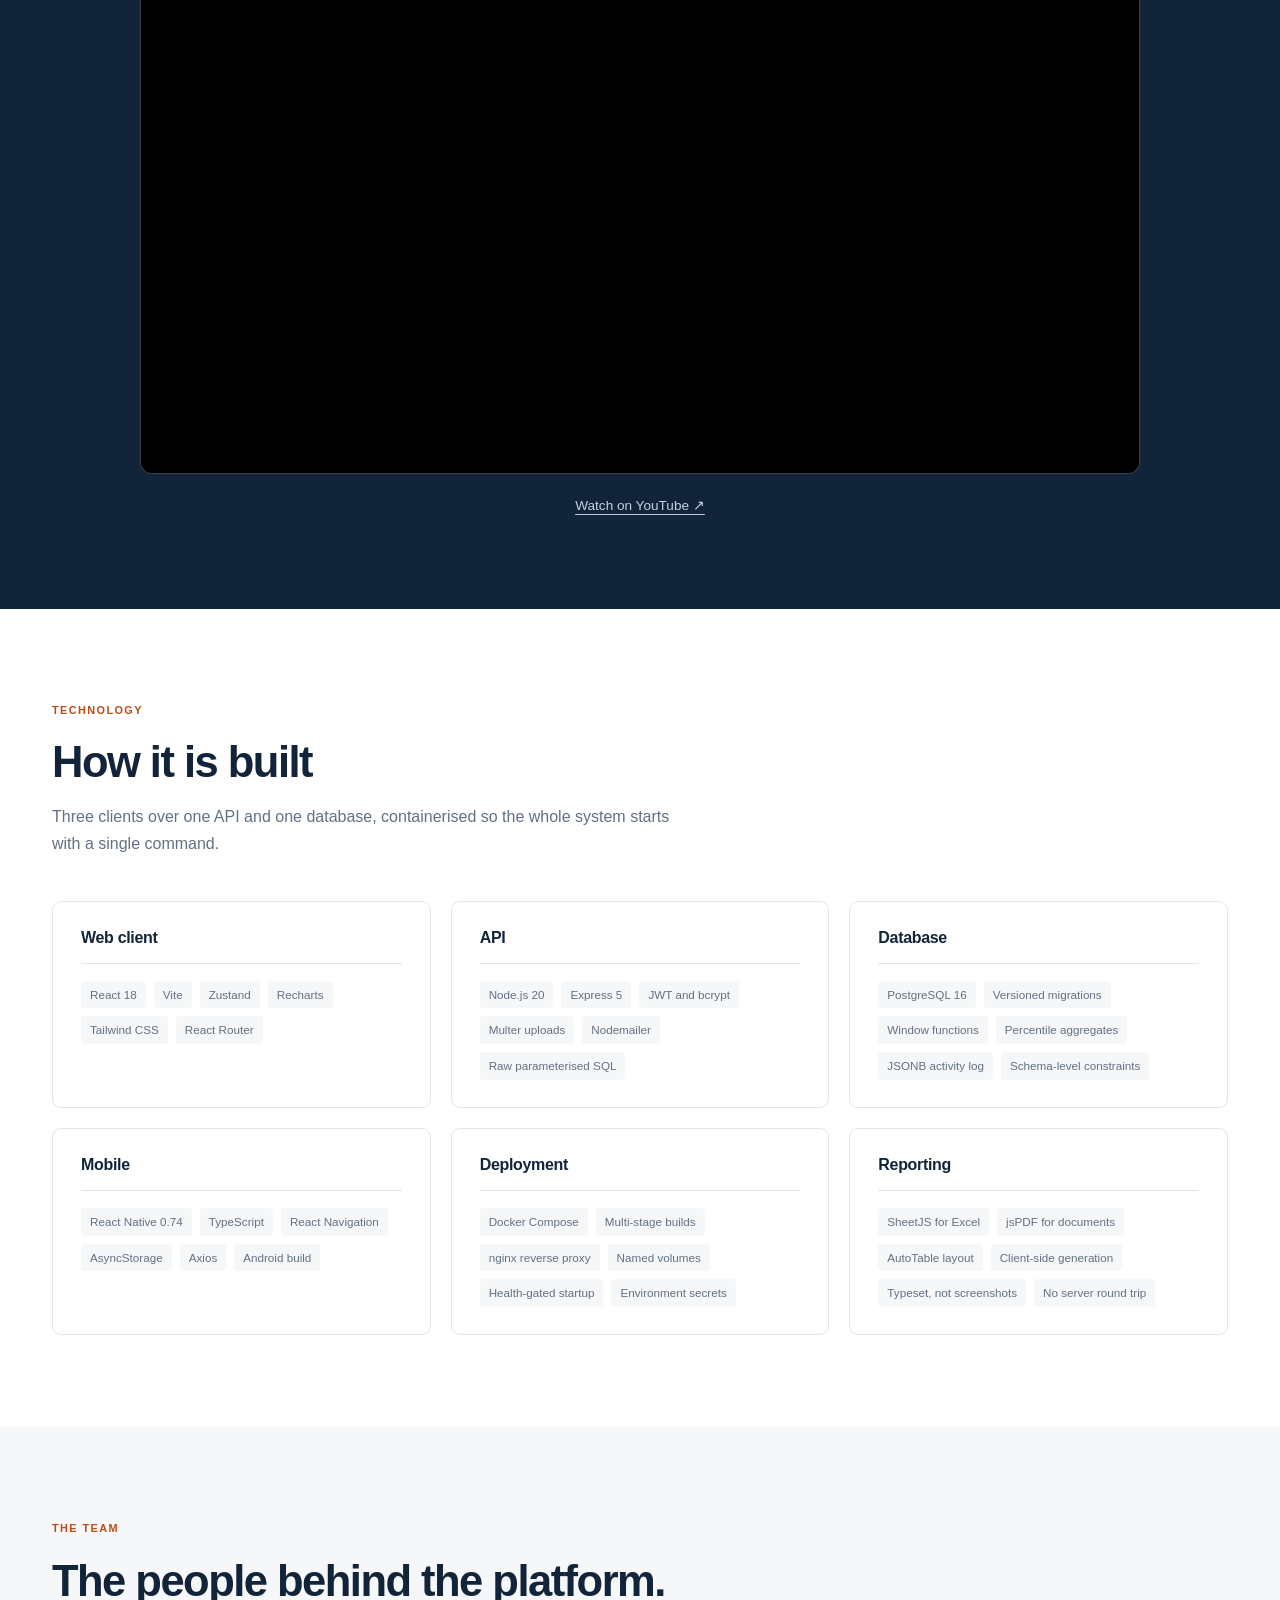
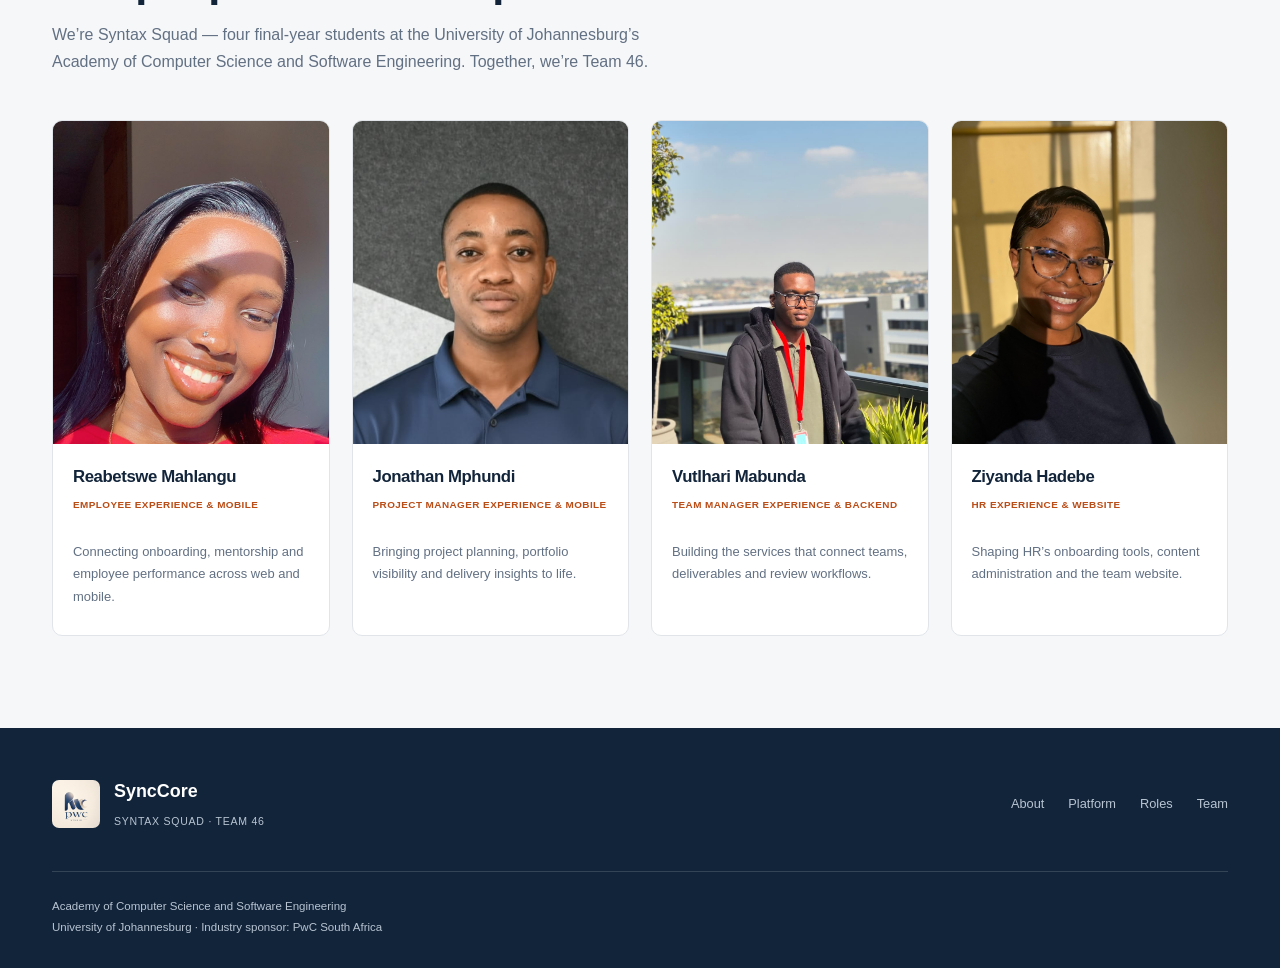
<file: Team46/index.html>
<!DOCTYPE html>
<html lang="en">
<head>
<meta charset="UTF-8">
<meta name="viewport" content="width=device-width, initial-scale=1">
<title>SyncCore | Syntax Squad &middot; Team 46</title>
<meta name="description" content="SyncCore is a role-based project delivery and employee onboarding platform built for PwC by Team 46, Academy of Computer Science and Software Engineering, University of Johannesburg.">
<link rel="icon" href="images/logo.png">
<link rel="stylesheet" href="css/style.css">
<meta name="theme-color" content="#12243a">
<noscript><style>.pane[hidden]{display:block}.pane{display:block;margin-top:32px}.tabs{display:none}@media(max-width:800px){.nav{display:flex;position:static;flex-direction:row;flex-wrap:wrap;padding:0;border:0}.header-inner{height:auto;min-height:74px;flex-wrap:wrap;padding-block:12px}.nav-toggle{display:none}}</style></noscript>
</head>
<body>

<a class="skip" href="#main">Skip to content</a>

<!-- Header -->
<header class="site-header" id="top">
  <div class="wrap header-inner">
    <a class="brand" href="#top">
      <img src="images/logo.png" alt="">
      <span class="brand-text"><strong>SyncCore</strong><em>Syntax Squad / Team 46</em></span>
    </a>

    <nav class="nav" id="nav" aria-label="Main">
      <a href="#about">About</a>
      <a href="#features">Platform</a>
      <a href="#roles">Roles</a>
      <a href="#demo">Demo</a>
      <a href="#team">Team</a>
    </nav>

    <button class="nav-toggle" id="navToggle" aria-expanded="false" aria-controls="nav" aria-label="Menu">
      <span></span><span></span><span></span>
    </button>
  </div>
  <div class="scroll-progress" id="scrollProgress"></div>
</header>

<main id="main">

<!-- Hero -->
<section class="hero">
  <div class="wrap hero-grid">
    <div class="hero-copy">
      <p class="eyebrow">ACSSE Projects Day &middot; University of Johannesburg</p>
      <h1>Bring people in.<br><span>Move work forward.</span></h1>
      
      <p class="lead">From a new employee’s first day to a project’s final deliverable, SyncCore brings onboarding, teamwork and performance into one connected platform.</p>
      <div class="hero-actions">
        <a class="btn btn-primary" href="#demo">Watch the demo</a>
        <a class="btn btn-ghost" href="#features">Explore the platform</a>
      </div>
      <div class="hero-points"><span>Structured onboarding</span><span>Clear ownership</span><span>Shared visibility</span></div>
    </div>
    <div class="hero-visual">
      <div class="product-window">
        <div class="window-bar"><span class="window-dots" aria-hidden="true"><i></i><i></i><i></i></span><span>SyncCore / Performance</span><span class="window-label">PRODUCT PREVIEW</span></div>
        <a class="hero-preview" href="#features" aria-label="Explore SyncCore’s performance dashboard"><img src="images/shot-performance.jpg" alt="SyncCore performance dashboard with completion, approval and delivery metrics" width="1400" height="1091" fetchpriority="high"></a>
      </div>
      <p class="visual-caption"><span class="caption-dot" aria-hidden="true"></span>One view of the work. A clearer way forward.</p>
    </div>
  </div>
</section>

<!-- Client strip -->
<section class="strip">
  <div class="wrap strip-inner">
    <span>Industry sponsor</span>
    <strong>PwC South Africa</strong>
    <span class="divider" aria-hidden="true"></span>
    <span>Team</span>
    <strong>Syntax Squad &middot; Team 46</strong>
    <span class="divider" aria-hidden="true"></span>
    <span>Institution</span>
    <strong>University of Johannesburg</strong>
  </div>
</section>

<!-- About -->
<section class="section" id="about">
  <div class="wrap">
    <div class="section-head">
      <p class="eyebrow">About the project</p>
      <h2>A connected journey, from learning to delivery.</h2>
    </div>
    <div class="two-col">
      <div>
        <p class="big">Great work starts with people who know where they belong, what to learn and what to do next.</p>
        <p>SyncCore connects employee onboarding with everyday project delivery. HR welcomes new joiners, managers give work a clear owner, and employees learn, contribute and track their progress in the same system.</p>
        <p>Projects become team tasks. Tasks become individual deliverables. Reviews bring the work back together, with visibility at every level.</p>
      </div>
      <ul class="pillars">
        <li><h3>A confident start</h3><p>Learning material, quizzes and checkpoints guide each employee through onboarding.</p></li>
        <li><h3>A clear chain of ownership</h3><p>Project managers, team managers and employees each see the work they are responsible for.</p></li>
        <li><h3>Progress you can act on</h3><p>Delivery and onboarding metrics help teams spot delays and decide where support is needed.</p></li>
      </ul>
    </div>
  </div>
</section>

<!-- Problem / solution -->
<section class="section section-dark" id="problem">
  <div class="wrap">
    <div class="section-head">
      <p class="eyebrow light">The challenge</p>
      <h2>Less friction. More forward momentum.</h2>
    </div>
    <div class="cards-3">
      <article class="card-dark reveal">
        <span class="num">01</span>
        <h3>Make the first steps clear</h3>
        <p>A graduate completes training with no idea whether they are on pace. Their mentor finds out weeks later, usually by accident.</p>
        <p class="fix"><strong>SyncCore:</strong> every onboarding step carries its own deadline, worked back from the start date. Mentor and joiner read the identical screen.</p>
      </article>
      <article class="card-dark reveal">
        <span class="num">02</span>
        <h3>See delays sooner</h3>
        <p>A project reports "on track" until the week it misses. Percentage complete tells you nothing without the time already spent.</p>
        <p class="fix"><strong>SyncCore:</strong> time elapsed is shown against work finished, and the delivery pace of the last four weeks forecasts the landing date.</p>
      </article>
      <article class="card-dark reveal">
        <span class="num">03</span>
        <h3>Make reviews visible</h3>
        <p>Overdue work gets counted against whoever holds it &mdash; including work finished weeks ago that is still waiting on a review.</p>
        <p class="fix"><strong>SyncCore:</strong> review latency is measured as its own figure, so a bottleneck is attributed to the person who owns the decision.</p>
      </article>
    </div>
  </div>
</section>

<!-- Features -->
<section class="section" id="features">
  <div class="wrap">
    <div class="section-head">
      <p class="eyebrow">The platform</p>
      <h2>Built around the work itself</h2>
    </div>

    <div class="feature alt reveal">
      <div class="feature-copy">
        <p class="kicker">Delivery intelligence</p>
        <h3>See progress. Know what comes next.</h3>
        <p>
          Throughput, cycle time, on-time rate, first-pass approval, rework, ageing work in
          progress and review latency &mdash; seven measures defined once and reused for every
          role. Medians rather than averages, so one abandoned task cannot distort a figure,
          and a rate with no denominator shows a dash rather than a misleading zero.
        </p>
        <ul class="ticks">
          <li>Every tile opens the list of work behind it</li>
          <li>Compared against your own past pace, never a league table</li>
          <li>Exports to real Excel and PDF, generated in the browser</li>
        </ul>
      </div>
      <figure class="feature-shot shot" data-zoom>
        <img src="images/shot-performance.jpg" alt="Performance view with weekly completion chart and time-to-finish by priority" loading="lazy">
      </figure>
    </div>

    <div class="feature reveal">
      <div class="feature-copy">
        <p class="kicker">Employee onboarding</p>
        <h3>A clearer path into the team</h3>
        <p>
          A structured checklist of training, quizzes and meetings, each with a deadline derived
          from the joining date. Quiz attempts are kept in full, not just the pass &mdash; needing
          three goes at an ethics assessment says something the pass mark hides, and it routes
          the person to their mentor before it becomes a problem.
        </p>
        <ul class="ticks">
          <li>Identical view for the joiner and their mentor</li>
          <li>One click from a concerning figure to booking a meeting</li>
          <li>HR sees where people stall across the whole intake</li>
        </ul>
      </div>
      <figure class="feature-shot shot" data-zoom>
        <img src="images/shot-onboarding.jpg" alt="Onboarding page showing completion percentage, the first ninety days timeline, and the team manager, mentor and team to contact" loading="lazy">
      </figure>
    </div>

    <div class="feature alt reveal">
      <div class="feature-copy">
        <p class="kicker">Project delivery</p>
        <h3>From project brief to approved work</h3>
        <p>
          Projects carry a real start and end date. Tasks go to teams; deliverables go to people.
          Briefs travel attached to the work, and completed files return to the same place, so in
          six months the answer to "what was actually delivered" is one click away.
        </p>
        <ul class="ticks">
          <li>Status rolls up automatically &mdash; nobody types a status</li>
          <li>Kanban, list, table and Gantt views of the same work</li>
          <li>Comments with @mentions against the deliverable itself</li>
        </ul>
      </div>
      <figure class="feature-shot shot" data-zoom>
        <img src="images/shot-project-detail.jpg" alt="Project detail page with task board and progress" loading="lazy">
      </figure>
    </div>

    <div class="grid-shots">
      <figure class="shot reveal" data-zoom>
        <img src="images/shot-projects.jpg" alt="Projects overview grid" loading="lazy">
        <figcaption>Portfolio at a glance, ordered by what needs attention</figcaption>
      </figure>
      <figure class="shot reveal" data-zoom>
        <img src="images/shot-ranking.jpg" alt="Team contribution and quality charts" loading="lazy">
        <figcaption>Team contribution, scored on volume and how the work landed</figcaption>
      </figure>
      <figure class="shot reveal" data-zoom>
        <img src="images/shot-leaderboard.jpg" alt="Recognition leaderboard" loading="lazy">
        <figcaption>Recognition across the company, each team and each project</figcaption>
      </figure>
      <figure class="shot reveal" data-zoom>
        <img src="images/shot-hub.jpg" alt="Personal hub with onboarding, mentoring and performance tiles" loading="lazy">
        <figcaption>A personal hub that routes each person to what is theirs</figcaption>
      </figure>
    </div>
  </div>
</section>

<!-- Roles -->
<section class="section section-tint" id="roles">
  <div class="wrap">
    <div class="section-head">
      <p class="eyebrow">Role-based design</p>
      <h2>The right view for every role</h2>
      <p class="section-sub">
        The same data, scoped and framed for the decision each role actually makes.
        Select a role to see what they get.
      </p>
    </div>

    <div class="tabs" role="tablist" aria-label="Roles">
      <button class="tab is-active" role="tab" aria-selected="true"  aria-controls="pane-emp" id="tab-emp">Employee</button>
      <button class="tab" role="tab" aria-selected="false" aria-controls="pane-tm"  id="tab-tm">Team Manager</button>
      <button class="tab" role="tab" aria-selected="false" aria-controls="pane-pm"  id="tab-pm">Project Manager</button>
      <button class="tab" role="tab" aria-selected="false" aria-controls="pane-hr"  id="tab-hr">HR</button>
    </div>

    <div class="pane is-active" id="pane-emp" role="tabpanel" aria-labelledby="tab-emp">
      <div class="pane-grid">
        <div>
          <h3>&ldquo;Am I doing well, and what do I raise?&rdquo;</h3>
          <p>
            A new joiner sees their ninety-day timeline, step completion against the day they are
            on, and every quiz attempt. An established employee sees their own delivery record:
            on-time rate, usual time to finish, what is open and what is genuinely overdue as
            opposed to sitting in someone else's review queue.
          </p>
          <p class="decision"><strong>The decision it drives:</strong> what to raise in a one-to-one, and when to ask a mentor for help.</p>
        </div>
        <ul class="metric-list">
          <li><span>Steps done</span><em>Against the day you are on</em></li>
          <li><span>Quiz attempts</span><em>Retakes as an early warning</em></li>
          <li><span>On-time rate</span><em>Only work with a date to judge</em></li>
          <li><span>Open and overdue</span><em>With where each item is stuck</em></li>
        </ul>
      </div>
    </div>

    <div class="pane" id="pane-tm" role="tabpanel" aria-labelledby="tab-tm" hidden>
      <div class="pane-grid">
        <div>
          <h3>&ldquo;Who needs support, and am I the bottleneck?&rdquo;</h3>
          <p>
            Load across every team member, work that has started but stopped moving, rework
            hotspots framed as a coaching signal rather than a blame list, and the deadline
            cliff for the next fortnight. Including the figure managers never measure: how long
            work waits on their own review.
          </p>
          <p class="decision"><strong>The decision it drives:</strong> who to rebalance, who needs help, and what to approve first.</p>
        </div>
        <ul class="metric-list">
          <li><span>Load by person</span><em>Open against overdue, side by side</em></li>
          <li><span>Stalled work</span><em>Started, untouched, still rescuable</em></li>
          <li><span>Rework hotspots</span><em>Sent back most often</em></li>
          <li><span>Review latency</span><em>Time waiting on the manager</em></li>
        </ul>
      </div>
    </div>

    <div class="pane" id="pane-pm" role="tabpanel" aria-labelledby="tab-pm" hidden>
      <div class="pane-grid">
        <div>
          <h3>&ldquo;Will this land, and do I need more people?&rdquo;</h3>
          <p>
            Projects past their deadline first, because that is the only thing that cannot wait.
            Then time elapsed against work finished for every project with real dates, a forecast
            landing date from the pace of the last four weeks, and team contribution scored on
            both volume and how cleanly the work landed.
          </p>
          <p class="decision"><strong>The decision it drives:</strong> which client conversation to have this morning, and where to place the next piece of work.</p>
        </div>
        <ul class="metric-list">
          <li><span>Projects at risk</span><em>Past due, stalled, or forecast late</em></li>
          <li><span>Time used vs work done</span><em>Two facts, not an opinion</em></li>
          <li><span>Sent back for changes</span><em>A signal about the brief</em></li>
          <li><span>Team ranking</span><em>Half volume, half quality</em></li>
        </ul>
      </div>
    </div>

    <div class="pane" id="pane-hr" role="tabpanel" aria-labelledby="tab-hr" hidden>
      <div class="pane-grid">
        <div>
          <h3>&ldquo;Is onboarding working, and where does it fail?&rdquo;</h3>
          <p>
            The onboarding funnel across the whole intake with the median days to completion,
            and crucially the step people stall at &mdash; a step with a queue behind it is a
            content problem, not a people problem. Plus quiz pass rates, mentorship coverage,
            and enquiry response times by department.
          </p>
          <p class="decision"><strong>The decision it drives:</strong> what to fix in the programme, and which capability gap to hire against.</p>
        </div>
        <ul class="metric-list">
          <li><span>Where onboarding stalls</span><em>The first incomplete step per person</em></li>
          <li><span>Attempts per pass</span><em>Low pass rates are content problems</em></li>
          <li><span>Mentorship coverage</span><em>Meetings held against proposed</em></li>
          <li><span>Quality by tenure</span><em>Does the programme actually work</em></li>
        </ul>
      </div>
    </div>
  </div>
</section>

<!-- Demo -->
<section class="section section-dark" id="demo">
  <div class="wrap">
    <div class="section-head">
      <p class="eyebrow light">See it work</p>
      <h2>SyncCore in action</h2>
      <p class="section-sub light">
        A walkthrough of the full journey: a graduate's first week, a mentor's morning,
        and a project manager reading the portfolio.
      </p>
    </div>

    <!-- YouTube demonstration -->
    <div class="video-frame">
      <iframe src="https://www.youtube-nocookie.com/embed/UiQXlZpRtoY"
              title="SyncCore project demonstration"
              width="1280" height="720" loading="lazy"
              allow="accelerometer; autoplay; clipboard-write; encrypted-media; gyroscope; picture-in-picture; web-share"
              referrerpolicy="strict-origin-when-cross-origin" allowfullscreen></iframe>
    </div>
    <p class="demo-link"><a href="https://youtu.be/UiQXlZpRtoY" target="_blank" rel="noopener noreferrer">Watch on YouTube ↗</a></p>
  </div>
</section>

<!-- Tech -->
<section class="section" id="tech">
  <div class="wrap">
    <div class="section-head">
      <p class="eyebrow">Technology</p>
      <h2>How it is built</h2>
      <p class="section-sub">
        Three clients over one API and one database, containerised so the whole system
        starts with a single command.
      </p>
    </div>

    <div class="tech-grid">
      <article class="tech-card reveal">
        <h3>Web client</h3>
        <ul>
          <li>React 18</li>
          <li>Vite</li>
          <li>Zustand</li>
          <li>Recharts</li>
          <li>Tailwind CSS</li>
          <li>React Router</li>
        </ul>
      </article>
      <article class="tech-card reveal">
        <h3>API</h3>
        <ul>
          <li>Node.js 20</li>
          <li>Express 5</li>
          <li>JWT and bcrypt</li>
          <li>Multer uploads</li>
          <li>Nodemailer</li>
          <li>Raw parameterised SQL</li>
        </ul>
      </article>
      <article class="tech-card reveal">
        <h3>Database</h3>
        <ul>
          <li>PostgreSQL 16</li>
          <li>Versioned migrations</li>
          <li>Window functions</li>
          <li>Percentile aggregates</li>
          <li>JSONB activity log</li>
          <li>Schema-level constraints</li>
        </ul>
      </article>
      <article class="tech-card reveal">
        <h3>Mobile</h3>
        <ul>
          <li>React Native 0.74</li>
          <li>TypeScript</li>
          <li>React Navigation</li>
          <li>AsyncStorage</li>
          <li>Axios</li>
          <li>Android build</li>
        </ul>
      </article>
      <article class="tech-card reveal">
        <h3>Deployment</h3>
        <ul>
          <li>Docker Compose</li>
          <li>Multi-stage builds</li>
          <li>nginx reverse proxy</li>
          <li>Named volumes</li>
          <li>Health-gated startup</li>
          <li>Environment secrets</li>
        </ul>
      </article>
      <article class="tech-card reveal">
        <h3>Reporting</h3>
        <ul>
          <li>SheetJS for Excel</li>
          <li>jsPDF for documents</li>
          <li>AutoTable layout</li>
          <li>Client-side generation</li>
          <li>Typeset, not screenshots</li>
          <li>No server round trip</li>
        </ul>
      </article>
    </div>


  </div>
</section>

<!-- Team -->
<section class="section section-tint" id="team">
  <div class="wrap">
    <div class="section-head">
      <p class="eyebrow">The team</p>
      <h2>The people behind the platform.</h2>
      <p class="section-sub">
        We’re Syntax Squad — four final-year students at the University of Johannesburg’s
        Academy of Computer Science and Software Engineering. Together, we’re Team 46.
      </p>
    </div>

    <div class="team-grid">
      <article class="member reveal">
        <div class="member-photo"><img src="images/reabetswe.jpeg" alt="Reabetswe — Syntax Squad team member" loading="lazy"></div>
        <div class="member-info">
        <h3>Reabetswe Mahlangu</h3>
        <p class="role">Employee Experience &amp; Mobile</p>
        <p class="blurb">Connecting onboarding, mentorship and employee performance across web and mobile.</p>
        </div>
      </article>
      <article class="member reveal">
        <div class="member-photo"><img src="images/jonathan.jpeg" alt="Jonathan — Syntax Squad team member" loading="lazy"></div>
        <div class="member-info">
        <h3>Jonathan Mphundi</h3>
        <p class="role">Project Manager Experience &amp; Mobile</p>
        <p class="blurb">Bringing project planning, portfolio visibility and delivery insights to life.</p>
        </div>
      </article>
      <article class="member reveal">
        <div class="member-photo"><img src="images/vutlhari.jpeg" alt="Vutlhari — Syntax Squad team member" loading="lazy"></div>
        <div class="member-info">
        <h3>Vutlhari Mabunda</h3>
        <p class="role">Team Manager Experience &amp; Backend</p>
        <p class="blurb">Building the services that connect teams, deliverables and review workflows.</p>
        </div>
      </article>
      <article class="member reveal">
        <div class="member-photo"><img src="images/ziyanda.jpeg" alt="Ziyanda — Syntax Squad team member" loading="lazy"></div>
        <div class="member-info">
        <h3>Ziyanda Hadebe</h3>
        <p class="role">HR Experience &amp; Website</p>
        <p class="blurb">Shaping HR’s onboarding tools, content administration and the team website.</p>
        </div>
      </article>
    </div>
  </div>
</section>

</main>

<footer class="site-footer">
  <div class="wrap footer-inner">
    <div class="footer-brand">
      <img src="images/logo.png" alt="">
      <div>
        <strong>SyncCore</strong>
        <span>Syntax Squad &middot; Team 46</span>
      </div>
    </div>
    <nav class="footer-nav" aria-label="Footer">
      <a href="#about">About</a>
      <a href="#features">Platform</a>
      <a href="#roles">Roles</a>
      <a href="#team">Team</a>
    </nav>
    <p class="footer-legal">
      Academy of Computer Science and Software Engineering<br>
      University of Johannesburg &middot; Industry sponsor: PwC South Africa
    </p>
  </div>
</footer>

<!-- Lightbox -->
<div class="lightbox" id="lightbox" role="dialog" aria-modal="true" aria-label="Product screenshot" hidden>
  <button class="lb-close" id="lbClose" aria-label="Close">&times;</button>
  <img id="lbImg" alt="">
</div>

<button class="to-top" id="toTop" aria-label="Back to top">&uarr;</button>

<script src="js/main.js"></script>
</body>
</html>
</file>
<file: css/style.css>
/* SyncCore · Syntax Squad. Self-contained, responsive marketing site. */
:root{--navy:#12243a;--ink:#27374a;--muted:#627083;--orange:#ba4c16;--accent:#ef7e36;--line:#e1e5e9;--tint:#f6f7f9;--cream:#faf7f2;--maxw:1240px;--pad:32px}
*,*::before,*::after{box-sizing:border-box}
html{scroll-behavior:smooth;scroll-padding-top:100px;-webkit-text-size-adjust:100%}
body{margin:0;font-family:Inter,"Segoe UI",Arial,sans-serif;font-size:16px;line-height:1.7;color:var(--ink);background:white;-webkit-font-smoothing:antialiased}
img{display:block;max-width:100%;height:auto}a{color:inherit}button{font:inherit}figure{margin:0}p{margin:0 0 1.1em}h1,h2,h3{color:var(--navy);margin:0 0 .55em;line-height:1.16;letter-spacing:-.035em}h1{font-size:clamp(2.8rem,4.5vw,4.25rem);font-weight:650}h2{font-size:clamp(2rem,3.4vw,2.9rem);font-weight:650}h3{font-size:1.16rem;font-weight:650;letter-spacing:-.02em}.wrap{max-width:var(--maxw);padding:0 var(--pad);margin:auto}:focus-visible{outline:3px solid var(--orange);outline-offset:5px}.skip{position:fixed;left:16px;top:-100px;background:var(--navy);color:white;padding:12px 20px;z-index:400}.skip:focus{top:12px}
/* Navigation */
.site-header{position:sticky;top:0;z-index:100;background:rgba(255,255,255,.97);border-bottom:1px solid var(--line);backdrop-filter:blur(12px)}.header-inner{height:86px;display:flex;align-items:center;justify-content:space-between;gap:24px}.brand{display:flex;align-items:center;gap:13px;text-decoration:none;flex-shrink:0}.brand img{width:52px;height:52px;object-fit:contain;border-radius:9px}.brand-text{display:flex;flex-direction:column;line-height:1.3}.brand-text strong{font-size:1.25rem;letter-spacing:-.04em;color:var(--navy)}.brand-text em{font-style:normal;font-size:.64rem;letter-spacing:.08em;text-transform:uppercase;color:var(--muted);margin-top:2px}.nav{display:flex;align-items:center;gap:30px}.nav a{text-decoration:none;font-size:.86rem;font-weight:550;color:var(--muted);padding:10px 0;transition:color .2s}.nav a:hover,.nav a.is-current{color:var(--orange)}.nav a[href="#demo"]{order:9;border:1px solid var(--line);border-radius:7px;padding:9px 17px;color:var(--navy)}.nav a[href="#demo"]:hover{border-color:var(--orange)}.nav-toggle{display:none;background:none;border:0;width:44px;height:44px;padding:12px 8px;flex-direction:column;justify-content:space-between;cursor:pointer}.nav-toggle span{display:block;height:2px;background:var(--navy)}.nav-toggle[aria-expanded=true] span:nth-child(1){transform:translateY(9px) rotate(45deg)}.nav-toggle[aria-expanded=true] span:nth-child(2){opacity:0}.nav-toggle[aria-expanded=true] span:nth-child(3){transform:translateY(-9px) rotate(-45deg)}.scroll-progress{height:2px;background:var(--accent);width:0}
/* Hero */
.hero{padding:92px 0 74px;background:var(--cream);overflow:hidden}.hero-grid{display:grid;grid-template-columns:1fr 1.08fr;gap:52px;align-items:center}.eyebrow,.kicker{font-size:.68rem;font-weight:700;letter-spacing:.13em;text-transform:uppercase;color:var(--orange);margin:0 0 18px}.hero .eyebrow{font-size:.63rem}.hero h1{margin-bottom:26px;letter-spacing:-.05em}.hero h1 span{color:var(--orange)}.lead{font-size:1.06rem;line-height:1.8;color:var(--muted);max-width:450px;margin-bottom:30px}.hero-actions{display:flex;gap:12px;flex-wrap:wrap;margin-bottom:29px}.btn{display:inline-flex;align-items:center;justify-content:center;text-decoration:none;padding:13px 22px;border-radius:7px;border:1px solid transparent;font-size:.84rem;font-weight:650;transition:background .2s,transform .2s}.btn-primary{background:var(--navy);color:white}.btn-primary:hover{background:#244363;transform:translateY(-2px)}.btn-ghost{background:transparent;color:var(--navy);border-color:#c5cbd2}.btn-ghost:hover{background:white;border-color:var(--navy)}.hero-points{display:flex;flex-wrap:wrap;gap:8px 18px;color:var(--muted);font-size:.69rem}.hero-points span::before{content:'✓';color:var(--orange);font-weight:700;margin-right:6px}.hero-visual{min-width:0}.product-window{border:1px solid #d8dde2;border-radius:12px;overflow:hidden;background:white;box-shadow:0 22px 48px -18px #12243a38}.window-bar{padding:12px 14px;display:flex;align-items:center;gap:12px;border-bottom:1px solid var(--line);background:#fff;font-size:.62rem;color:var(--muted)}.window-dots{display:flex;gap:4px}.window-dots i{height:6px;width:6px;background:#d6dbe1;border-radius:100%}.window-dots i:first-child{background:#e39b71}.window-label{margin-left:auto;font-size:.48rem;letter-spacing:.09em}.hero-preview{display:block;padding:10px;background:#fff}.hero-preview img{width:100%;border-radius:5px}.visual-caption{margin:18px 0 0;font-size:.72rem;color:var(--muted);display:flex;align-items:center;gap:8px}.caption-dot{height:6px;width:6px;background:var(--orange);border-radius:50%}
/* Project identity */
.strip{border-block:1px solid var(--line);background:white}.strip-inner{display:flex;justify-content:space-between;align-items:center;gap:12px;padding-top:23px;padding-bottom:23px;flex-wrap:wrap;font-size:.61rem;letter-spacing:.08em;text-transform:uppercase;color:var(--muted)}.strip strong{font-size:.69rem;color:var(--navy);letter-spacing:0}.divider{height:22px;width:1px;background:var(--line);margin:0 14px}
/* Content */
.section{padding:92px 0}.section-head{max-width:730px;margin-bottom:44px}.section-head h2{margin-bottom:15px}.section-sub{font-size:1rem;color:var(--muted);max-width:650px;margin:0}.section-tint{background:var(--tint)}.two-col{display:grid;grid-template-columns:1.1fr 1fr;gap:90px}.two-col p{color:var(--muted);font-size:.95rem}.two-col .big{font-size:1.28rem;line-height:1.65;color:var(--navy);letter-spacing:-.02em}.pillars{list-style:none;display:grid;gap:26px;padding:0;margin:0}.pillars li{border-left:2px solid var(--accent);padding-left:22px}.pillars h3{font-size:1rem;margin-bottom:8px}.pillars p{margin:0;font-size:.88rem}.section-dark{background:var(--navy);color:#c6d0dc}.section-dark h2,.section-dark h3{color:white}.section-dark .eyebrow{color:#ffad79}.section-sub.light{color:#b8c4d2}.cards-3{display:grid;grid-template-columns:repeat(3,1fr);gap:30px}.card-dark{border-top:1px solid #ffffff35;padding:26px 0 0}.num{display:block;color:#ffad79;font-size:.7rem;letter-spacing:.08em;margin-bottom:18px}.card-dark h3{font-size:1.18rem}.card-dark p{font-size:.89rem;color:#c3ccda}.card-dark .fix{border-top:1px solid #ffffff20;margin:20px 0 0;padding-top:18px;font-size:.85rem}.fix strong{color:#ffad79}
/* Product walkthrough */
.feature{display:grid;grid-template-columns:1fr 1.2fr;gap:68px;align-items:center;margin-bottom:78px;padding-bottom:78px;border-bottom:1px solid var(--line)}.feature.alt{grid-template-columns:1.2fr 1fr}.feature.alt .feature-copy{order:2}.feature.alt .feature-shot{order:1}.feature-copy h3{font-size:clamp(1.5rem,2.4vw,2.1rem);max-width:370px}.feature-copy p{font-size:.94rem;color:var(--muted)}.ticks{list-style:none;margin:24px 0 0;padding:0;display:grid;gap:11px}.ticks li{position:relative;padding-left:25px;font-size:.86rem}.ticks li::before{content:'✓';position:absolute;left:0;color:var(--orange);font-weight:700}.shot{border:1px solid var(--line);border-radius:10px;background:white;overflow:hidden;box-shadow:0 12px 30px -16px #12243a2e}.shot img{width:100%}.feature-shot{padding:9px;background:var(--tint)}[data-zoom]{cursor:zoom-in;transition:box-shadow .2s}[data-zoom]:hover{box-shadow:0 14px 35px -12px #12243a45}.grid-shots{display:grid;grid-template-columns:1fr 1fr;gap:28px}.grid-shots img{aspect-ratio:1.5;object-fit:contain;background:#f8f7f4;padding:10px}.grid-shots figcaption{padding:16px 20px;border-top:1px solid var(--line);font-size:.83rem;color:var(--muted)}
/* Role views */
.tabs{display:flex;gap:8px;border-bottom:1px solid var(--line);padding-bottom:16px;margin-bottom:36px;flex-wrap:wrap}.tab{cursor:pointer;border:1px solid transparent;background:transparent;border-radius:7px;font-size:.86rem;padding:11px 20px;color:var(--muted);font-weight:600}.tab:hover{background:#e9edf1}.tab.is-active{background:var(--navy);color:white}.pane{display:none}.pane.is-active{display:block}.pane-grid{display:grid;grid-template-columns:1.2fr 1fr;gap:70px}.pane-grid h3{font-size:1.45rem;line-height:1.4}.pane-grid p{font-size:.93rem;color:var(--muted)}.decision{margin-top:22px;background:white;border-left:2px solid var(--accent);padding:18px 22px;border-radius:0 7px 7px 0}.metric-list{list-style:none;padding:0;margin:0;background:white;border:1px solid var(--line);border-radius:10px;overflow:hidden}.metric-list li{padding:17px 23px;border-bottom:1px solid var(--line);display:flex;flex-direction:column;gap:4px}.metric-list li:last-child{border:0}.metric-list span{font-size:.88rem;font-weight:600;color:var(--navy)}.metric-list em{font-style:normal;font-size:.8rem;color:var(--muted)}
/* Demo and technology */
#demo .section-head{margin-inline:auto;text-align:center}#demo .section-sub{margin:auto}.video-frame{position:relative;aspect-ratio:16/9;border:1px solid #ffffff30;border-radius:12px;overflow:hidden;background:#081420;max-width:1000px;margin:auto}.video-frame video,.video-frame iframe{display:block;width:100%;height:100%;border:0;background:#000}.tech-grid{display:grid;grid-template-columns:repeat(3,1fr);gap:20px}.tech-card{border:1px solid var(--line);border-radius:9px;padding:27px 28px;background:white}.tech-card h3{font-size:1rem;padding-bottom:15px;margin-bottom:17px;border-bottom:1px solid var(--line)}.tech-card ul{list-style:none;display:flex;flex-wrap:wrap;gap:8px;margin:0;padding:0}.tech-card li{font-size:.73rem;color:var(--muted);background:var(--tint);padding:4px 9px;border-radius:4px}
/* Team portraits */
#team .section-head{max-width:720px}.team-grid{display:grid;grid-template-columns:repeat(4,minmax(0,1fr));gap:22px}.member{background:white;border:1px solid var(--line);border-radius:10px;overflow:hidden}.member-photo{aspect-ratio:4/4.7;background:#e1e5e9;overflow:hidden}.member-photo img{width:100%;height:100%;object-fit:cover;object-position:center 50%}.member-photo img[src*='reabetswe']{object-position:center 62%}.member-photo img[src*='vutlhari']{object-position:center 65%}.member-photo img[src*='jonathan']{object-position:52% center}.member-info{padding:23px 20px 26px}.member h3{font-size:1.05rem;letter-spacing:-.025em;margin-bottom:10px}.role{font-size:.62rem;font-weight:700;letter-spacing:.045em;text-transform:uppercase;color:var(--orange);line-height:1.6;min-height:3.2em;margin-bottom:12px}.blurb{font-size:.81rem;color:var(--muted);line-height:1.75;margin:0}
/* Footer and screenshot viewer */
.site-footer{background:var(--navy);color:#b8c4d2;padding:48px 0 30px}.footer-inner{display:grid;grid-template-columns:1fr auto;gap:26px;align-items:center}.footer-brand{display:flex;align-items:center;gap:14px}.footer-brand img{width:48px;height:48px;border-radius:7px}.footer-brand strong{display:block;color:white;font-size:1.12rem}.footer-brand span{font-size:.66rem;letter-spacing:.07em;text-transform:uppercase}.footer-nav{display:flex;gap:24px;flex-wrap:wrap}.footer-nav a{text-decoration:none;font-size:.8rem}.footer-nav a:hover{color:#ffad79}.footer-legal{grid-column:1/-1;border-top:1px solid #ffffff25;padding-top:24px;margin:12px 0 0;font-size:.72rem;line-height:1.8}.lightbox{position:fixed;inset:0;z-index:300;background:#061321ed;display:flex;align-items:center;justify-content:center;padding:65px 40px}.lightbox[hidden]{display:none}.lightbox img{max-width:100%;max-height:100%;object-fit:contain;border-radius:8px}.lb-close{position:absolute;top:14px;right:22px;background:none;border:0;color:white;font-size:2.7rem;cursor:pointer}.to-top{position:fixed;right:24px;bottom:24px;z-index:90;width:44px;height:44px;background:var(--navy);color:white;border:1px solid #ffffff70;border-radius:8px;cursor:pointer;opacity:0;visibility:hidden;transition:opacity .2s}.to-top.is-visible{opacity:1;visibility:visible}.to-top:hover{background:var(--orange)}
/* Content remains visible if JavaScript is unavailable. */
.reveal{opacity:1}
@media(min-width:1400px){.hero{padding:112px 0 94px}}
@media(max-width:1050px){.hero-grid{gap:32px}.nav{gap:20px}.two-col,.feature,.pane-grid{gap:38px}.team-grid{grid-template-columns:repeat(2,minmax(0,1fr))}.member-photo{aspect-ratio:4/3.5}.strip-inner{justify-content:center}.divider{margin:0 4px}.cards-3{gap:22px}.window-label{display:none}}
@media(max-width:800px){:root{--pad:24px}.header-inner{height:74px}.brand img{width:43px;height:43px}.nav-toggle{display:flex}.nav{display:none;position:absolute;left:0;right:0;top:76px;background:white;border-bottom:1px solid var(--line);padding:12px 24px 20px;flex-direction:column;align-items:stretch;gap:0}.nav.is-open{display:flex}.nav a{padding:13px 0}.nav a[href="#demo"]{text-align:center;margin-top:10px}.hero{padding:52px 0 48px}.hero-grid{grid-template-columns:1fr;gap:38px}.hero h1{font-size:clamp(2.5rem,7vw,3.9rem)}.lead{max-width:580px}.hero .eyebrow{font-size:.59rem}.hero-visual{max-width:630px;width:100%}.section{padding:64px 0}.two-col,.feature,.feature.alt,.pane-grid{grid-template-columns:1fr;gap:32px}.feature.alt .feature-copy,.feature.alt .feature-shot{order:initial}.feature{padding-bottom:48px;margin-bottom:48px}.feature-copy h3{max-width:100%}.cards-3{grid-template-columns:1fr;gap:32px}.card-dark{padding-top:22px}.tech-grid{grid-template-columns:repeat(2,1fr)}.footer-inner{grid-template-columns:1fr}.strip-inner{display:grid;grid-template-columns:auto 1fr;gap:8px 18px;padding-top:20px;padding-bottom:20px}.divider{display:none}.section-head{margin-bottom:32px}.window-label{display:block}}
@media(max-width:520px){:root{--pad:20px}body{font-size:15px}.hero h1{font-size:2.55rem}.hero-actions{gap:10px}.btn{padding:12px 17px;font-size:.78rem}.hero-points{font-size:.65rem;gap:8px 12px}.grid-shots,.tech-grid,.team-grid{grid-template-columns:1fr}.member-photo{aspect-ratio:4/4.3}.member-info{padding:24px}.role{min-height:0}.member h3{font-size:1.2rem}.blurb{font-size:.9rem}.tab{padding:10px 13px;font-size:.75rem;flex:1 1 40%}.window-bar{font-size:.55rem}.window-label{display:none}.footer-nav{gap:17px}.lightbox{padding:65px 14px}.section-head h2{font-size:2rem}.brand-text em{font-size:.59rem}}
@media(prefers-reduced-motion:reduce){html{scroll-behavior:auto}*,*::before,*::after{animation:none!important;transition:none!important}}
@media print{.site-header,.to-top,.lightbox{display:none}.section{padding:24px 0}.pane[hidden]{display:block}.pane{display:block}.section-dark,.site-footer{background:white;color:var(--ink)}.section-dark h2,.section-dark h3{color:var(--navy)}.member{break-inside:avoid}}

.demo-link{text-align:center;margin:20px 0 0;font-size:.85rem;color:#c6d0dc}.demo-link a{text-underline-offset:4px}.demo-link a:hover{color:#ffad79}
</file>
<file: Team46/css/style.css>
/* SyncCore · Syntax Squad. Self-contained, responsive marketing site. */
:root{--navy:#12243a;--ink:#27374a;--muted:#627083;--orange:#ba4c16;--accent:#ef7e36;--line:#e1e5e9;--tint:#f6f7f9;--cream:#faf7f2;--maxw:1240px;--pad:32px}
*,*::before,*::after{box-sizing:border-box}
html{scroll-behavior:smooth;scroll-padding-top:100px;-webkit-text-size-adjust:100%}
body{margin:0;font-family:Inter,"Segoe UI",Arial,sans-serif;font-size:16px;line-height:1.7;color:var(--ink);background:white;-webkit-font-smoothing:antialiased}
img{display:block;max-width:100%;height:auto}a{color:inherit}button{font:inherit}figure{margin:0}p{margin:0 0 1.1em}h1,h2,h3{color:var(--navy);margin:0 0 .55em;line-height:1.16;letter-spacing:-.035em}h1{font-size:clamp(2.8rem,4.5vw,4.25rem);font-weight:650}h2{font-size:clamp(2rem,3.4vw,2.9rem);font-weight:650}h3{font-size:1.16rem;font-weight:650;letter-spacing:-.02em}.wrap{max-width:var(--maxw);padding:0 var(--pad);margin:auto}:focus-visible{outline:3px solid var(--orange);outline-offset:5px}.skip{position:fixed;left:16px;top:-100px;background:var(--navy);color:white;padding:12px 20px;z-index:400}.skip:focus{top:12px}
/* Navigation */
.site-header{position:sticky;top:0;z-index:100;background:rgba(255,255,255,.97);border-bottom:1px solid var(--line);backdrop-filter:blur(12px)}.header-inner{height:86px;display:flex;align-items:center;justify-content:space-between;gap:24px}.brand{display:flex;align-items:center;gap:13px;text-decoration:none;flex-shrink:0}.brand img{width:52px;height:52px;object-fit:contain;border-radius:9px}.brand-text{display:flex;flex-direction:column;line-height:1.3}.brand-text strong{font-size:1.25rem;letter-spacing:-.04em;color:var(--navy)}.brand-text em{font-style:normal;font-size:.64rem;letter-spacing:.08em;text-transform:uppercase;color:var(--muted);margin-top:2px}.nav{display:flex;align-items:center;gap:30px}.nav a{text-decoration:none;font-size:.86rem;font-weight:550;color:var(--muted);padding:10px 0;transition:color .2s}.nav a:hover,.nav a.is-current{color:var(--orange)}.nav a[href="#demo"]{order:9;border:1px solid var(--line);border-radius:7px;padding:9px 17px;color:var(--navy)}.nav a[href="#demo"]:hover{border-color:var(--orange)}.nav-toggle{display:none;background:none;border:0;width:44px;height:44px;padding:12px 8px;flex-direction:column;justify-content:space-between;cursor:pointer}.nav-toggle span{display:block;height:2px;background:var(--navy)}.nav-toggle[aria-expanded=true] span:nth-child(1){transform:translateY(9px) rotate(45deg)}.nav-toggle[aria-expanded=true] span:nth-child(2){opacity:0}.nav-toggle[aria-expanded=true] span:nth-child(3){transform:translateY(-9px) rotate(-45deg)}.scroll-progress{height:2px;background:var(--accent);width:0}
/* Hero */
.hero{padding:92px 0 74px;background:var(--cream);overflow:hidden}.hero-grid{display:grid;grid-template-columns:1fr 1.08fr;gap:52px;align-items:center}.eyebrow,.kicker{font-size:.68rem;font-weight:700;letter-spacing:.13em;text-transform:uppercase;color:var(--orange);margin:0 0 18px}.hero .eyebrow{font-size:.63rem}.hero h1{margin-bottom:26px;letter-spacing:-.05em}.hero h1 span{color:var(--orange)}.lead{font-size:1.06rem;line-height:1.8;color:var(--muted);max-width:450px;margin-bottom:30px}.hero-actions{display:flex;gap:12px;flex-wrap:wrap;margin-bottom:29px}.btn{display:inline-flex;align-items:center;justify-content:center;text-decoration:none;padding:13px 22px;border-radius:7px;border:1px solid transparent;font-size:.84rem;font-weight:650;transition:background .2s,transform .2s}.btn-primary{background:var(--navy);color:white}.btn-primary:hover{background:#244363;transform:translateY(-2px)}.btn-ghost{background:transparent;color:var(--navy);border-color:#c5cbd2}.btn-ghost:hover{background:white;border-color:var(--navy)}.hero-points{display:flex;flex-wrap:wrap;gap:8px 18px;color:var(--muted);font-size:.69rem}.hero-points span::before{content:'✓';color:var(--orange);font-weight:700;margin-right:6px}.hero-visual{min-width:0}.product-window{border:1px solid #d8dde2;border-radius:12px;overflow:hidden;background:white;box-shadow:0 22px 48px -18px #12243a38}.window-bar{padding:12px 14px;display:flex;align-items:center;gap:12px;border-bottom:1px solid var(--line);background:#fff;font-size:.62rem;color:var(--muted)}.window-dots{display:flex;gap:4px}.window-dots i{height:6px;width:6px;background:#d6dbe1;border-radius:100%}.window-dots i:first-child{background:#e39b71}.window-label{margin-left:auto;font-size:.48rem;letter-spacing:.09em}.hero-preview{display:block;padding:10px;background:#fff}.hero-preview img{width:100%;border-radius:5px}.visual-caption{margin:18px 0 0;font-size:.72rem;color:var(--muted);display:flex;align-items:center;gap:8px}.caption-dot{height:6px;width:6px;background:var(--orange);border-radius:50%}
/* Project identity */
.strip{border-block:1px solid var(--line);background:white}.strip-inner{display:flex;justify-content:space-between;align-items:center;gap:12px;padding-top:23px;padding-bottom:23px;flex-wrap:wrap;font-size:.61rem;letter-spacing:.08em;text-transform:uppercase;color:var(--muted)}.strip strong{font-size:.69rem;color:var(--navy);letter-spacing:0}.divider{height:22px;width:1px;background:var(--line);margin:0 14px}
/* Content */
.section{padding:92px 0}.section-head{max-width:730px;margin-bottom:44px}.section-head h2{margin-bottom:15px}.section-sub{font-size:1rem;color:var(--muted);max-width:650px;margin:0}.section-tint{background:var(--tint)}.two-col{display:grid;grid-template-columns:1.1fr 1fr;gap:90px}.two-col p{color:var(--muted);font-size:.95rem}.two-col .big{font-size:1.28rem;line-height:1.65;color:var(--navy);letter-spacing:-.02em}.pillars{list-style:none;display:grid;gap:26px;padding:0;margin:0}.pillars li{border-left:2px solid var(--accent);padding-left:22px}.pillars h3{font-size:1rem;margin-bottom:8px}.pillars p{margin:0;font-size:.88rem}.section-dark{background:var(--navy);color:#c6d0dc}.section-dark h2,.section-dark h3{color:white}.section-dark .eyebrow{color:#ffad79}.section-sub.light{color:#b8c4d2}.cards-3{display:grid;grid-template-columns:repeat(3,1fr);gap:30px}.card-dark{border-top:1px solid #ffffff35;padding:26px 0 0}.num{display:block;color:#ffad79;font-size:.7rem;letter-spacing:.08em;margin-bottom:18px}.card-dark h3{font-size:1.18rem}.card-dark p{font-size:.89rem;color:#c3ccda}.card-dark .fix{border-top:1px solid #ffffff20;margin:20px 0 0;padding-top:18px;font-size:.85rem}.fix strong{color:#ffad79}
/* Product walkthrough */
.feature{display:grid;grid-template-columns:1fr 1.2fr;gap:68px;align-items:center;margin-bottom:78px;padding-bottom:78px;border-bottom:1px solid var(--line)}.feature.alt{grid-template-columns:1.2fr 1fr}.feature.alt .feature-copy{order:2}.feature.alt .feature-shot{order:1}.feature-copy h3{font-size:clamp(1.5rem,2.4vw,2.1rem);max-width:370px}.feature-copy p{font-size:.94rem;color:var(--muted)}.ticks{list-style:none;margin:24px 0 0;padding:0;display:grid;gap:11px}.ticks li{position:relative;padding-left:25px;font-size:.86rem}.ticks li::before{content:'✓';position:absolute;left:0;color:var(--orange);font-weight:700}.shot{border:1px solid var(--line);border-radius:10px;background:white;overflow:hidden;box-shadow:0 12px 30px -16px #12243a2e}.shot img{width:100%}.feature-shot{padding:9px;background:var(--tint)}[data-zoom]{cursor:zoom-in;transition:box-shadow .2s}[data-zoom]:hover{box-shadow:0 14px 35px -12px #12243a45}.grid-shots{display:grid;grid-template-columns:1fr 1fr;gap:28px}.grid-shots img{aspect-ratio:1.5;object-fit:contain;background:#f8f7f4;padding:10px}.grid-shots figcaption{padding:16px 20px;border-top:1px solid var(--line);font-size:.83rem;color:var(--muted)}
/* Role views */
.tabs{display:flex;gap:8px;border-bottom:1px solid var(--line);padding-bottom:16px;margin-bottom:36px;flex-wrap:wrap}.tab{cursor:pointer;border:1px solid transparent;background:transparent;border-radius:7px;font-size:.86rem;padding:11px 20px;color:var(--muted);font-weight:600}.tab:hover{background:#e9edf1}.tab.is-active{background:var(--navy);color:white}.pane{display:none}.pane.is-active{display:block}.pane-grid{display:grid;grid-template-columns:1.2fr 1fr;gap:70px}.pane-grid h3{font-size:1.45rem;line-height:1.4}.pane-grid p{font-size:.93rem;color:var(--muted)}.decision{margin-top:22px;background:white;border-left:2px solid var(--accent);padding:18px 22px;border-radius:0 7px 7px 0}.metric-list{list-style:none;padding:0;margin:0;background:white;border:1px solid var(--line);border-radius:10px;overflow:hidden}.metric-list li{padding:17px 23px;border-bottom:1px solid var(--line);display:flex;flex-direction:column;gap:4px}.metric-list li:last-child{border:0}.metric-list span{font-size:.88rem;font-weight:600;color:var(--navy)}.metric-list em{font-style:normal;font-size:.8rem;color:var(--muted)}
/* Demo and technology */
#demo .section-head{margin-inline:auto;text-align:center}#demo .section-sub{margin:auto}.video-frame{position:relative;aspect-ratio:16/9;border:1px solid #ffffff30;border-radius:12px;overflow:hidden;background:#081420;max-width:1000px;margin:auto}.video-frame video,.video-frame iframe{display:block;width:100%;height:100%;border:0;background:#000}.tech-grid{display:grid;grid-template-columns:repeat(3,1fr);gap:20px}.tech-card{border:1px solid var(--line);border-radius:9px;padding:27px 28px;background:white}.tech-card h3{font-size:1rem;padding-bottom:15px;margin-bottom:17px;border-bottom:1px solid var(--line)}.tech-card ul{list-style:none;display:flex;flex-wrap:wrap;gap:8px;margin:0;padding:0}.tech-card li{font-size:.73rem;color:var(--muted);background:var(--tint);padding:4px 9px;border-radius:4px}
/* Team portraits */
#team .section-head{max-width:720px}.team-grid{display:grid;grid-template-columns:repeat(4,minmax(0,1fr));gap:22px}.member{background:white;border:1px solid var(--line);border-radius:10px;overflow:hidden}.member-photo{aspect-ratio:4/4.7;background:#e1e5e9;overflow:hidden}.member-photo img{width:100%;height:100%;object-fit:cover;object-position:center 50%}.member-photo img[src*='reabetswe']{object-position:center 62%}.member-photo img[src*='vutlhari']{object-position:center 65%}.member-photo img[src*='jonathan']{object-position:52% center}.member-info{padding:23px 20px 26px}.member h3{font-size:1.05rem;letter-spacing:-.025em;margin-bottom:10px}.role{font-size:.62rem;font-weight:700;letter-spacing:.045em;text-transform:uppercase;color:var(--orange);line-height:1.6;min-height:3.2em;margin-bottom:12px}.blurb{font-size:.81rem;color:var(--muted);line-height:1.75;margin:0}
/* Footer and screenshot viewer */
.site-footer{background:var(--navy);color:#b8c4d2;padding:48px 0 30px}.footer-inner{display:grid;grid-template-columns:1fr auto;gap:26px;align-items:center}.footer-brand{display:flex;align-items:center;gap:14px}.footer-brand img{width:48px;height:48px;border-radius:7px}.footer-brand strong{display:block;color:white;font-size:1.12rem}.footer-brand span{font-size:.66rem;letter-spacing:.07em;text-transform:uppercase}.footer-nav{display:flex;gap:24px;flex-wrap:wrap}.footer-nav a{text-decoration:none;font-size:.8rem}.footer-nav a:hover{color:#ffad79}.footer-legal{grid-column:1/-1;border-top:1px solid #ffffff25;padding-top:24px;margin:12px 0 0;font-size:.72rem;line-height:1.8}.lightbox{position:fixed;inset:0;z-index:300;background:#061321ed;display:flex;align-items:center;justify-content:center;padding:65px 40px}.lightbox[hidden]{display:none}.lightbox img{max-width:100%;max-height:100%;object-fit:contain;border-radius:8px}.lb-close{position:absolute;top:14px;right:22px;background:none;border:0;color:white;font-size:2.7rem;cursor:pointer}.to-top{position:fixed;right:24px;bottom:24px;z-index:90;width:44px;height:44px;background:var(--navy);color:white;border:1px solid #ffffff70;border-radius:8px;cursor:pointer;opacity:0;visibility:hidden;transition:opacity .2s}.to-top.is-visible{opacity:1;visibility:visible}.to-top:hover{background:var(--orange)}
/* Content remains visible if JavaScript is unavailable. */
.reveal{opacity:1}
@media(min-width:1400px){.hero{padding:112px 0 94px}}
@media(max-width:1050px){.hero-grid{gap:32px}.nav{gap:20px}.two-col,.feature,.pane-grid{gap:38px}.team-grid{grid-template-columns:repeat(2,minmax(0,1fr))}.member-photo{aspect-ratio:4/3.5}.strip-inner{justify-content:center}.divider{margin:0 4px}.cards-3{gap:22px}.window-label{display:none}}
@media(max-width:800px){:root{--pad:24px}.header-inner{height:74px}.brand img{width:43px;height:43px}.nav-toggle{display:flex}.nav{display:none;position:absolute;left:0;right:0;top:76px;background:white;border-bottom:1px solid var(--line);padding:12px 24px 20px;flex-direction:column;align-items:stretch;gap:0}.nav.is-open{display:flex}.nav a{padding:13px 0}.nav a[href="#demo"]{text-align:center;margin-top:10px}.hero{padding:52px 0 48px}.hero-grid{grid-template-columns:1fr;gap:38px}.hero h1{font-size:clamp(2.5rem,7vw,3.9rem)}.lead{max-width:580px}.hero .eyebrow{font-size:.59rem}.hero-visual{max-width:630px;width:100%}.section{padding:64px 0}.two-col,.feature,.feature.alt,.pane-grid{grid-template-columns:1fr;gap:32px}.feature.alt .feature-copy,.feature.alt .feature-shot{order:initial}.feature{padding-bottom:48px;margin-bottom:48px}.feature-copy h3{max-width:100%}.cards-3{grid-template-columns:1fr;gap:32px}.card-dark{padding-top:22px}.tech-grid{grid-template-columns:repeat(2,1fr)}.footer-inner{grid-template-columns:1fr}.strip-inner{display:grid;grid-template-columns:auto 1fr;gap:8px 18px;padding-top:20px;padding-bottom:20px}.divider{display:none}.section-head{margin-bottom:32px}.window-label{display:block}}
@media(max-width:520px){:root{--pad:20px}body{font-size:15px}.hero h1{font-size:2.55rem}.hero-actions{gap:10px}.btn{padding:12px 17px;font-size:.78rem}.hero-points{font-size:.65rem;gap:8px 12px}.grid-shots,.tech-grid,.team-grid{grid-template-columns:1fr}.member-photo{aspect-ratio:4/4.3}.member-info{padding:24px}.role{min-height:0}.member h3{font-size:1.2rem}.blurb{font-size:.9rem}.tab{padding:10px 13px;font-size:.75rem;flex:1 1 40%}.window-bar{font-size:.55rem}.window-label{display:none}.footer-nav{gap:17px}.lightbox{padding:65px 14px}.section-head h2{font-size:2rem}.brand-text em{font-size:.59rem}}
@media(prefers-reduced-motion:reduce){html{scroll-behavior:auto}*,*::before,*::after{animation:none!important;transition:none!important}}
@media print{.site-header,.to-top,.lightbox{display:none}.section{padding:24px 0}.pane[hidden]{display:block}.pane{display:block}.section-dark,.site-footer{background:white;color:var(--ink)}.section-dark h2,.section-dark h3{color:var(--navy)}.member{break-inside:avoid}}

.demo-link{text-align:center;margin:20px 0 0;font-size:.85rem;color:#c6d0dc}.demo-link a{text-underline-offset:4px}.demo-link a:hover{color:#ffad79}
</file>
